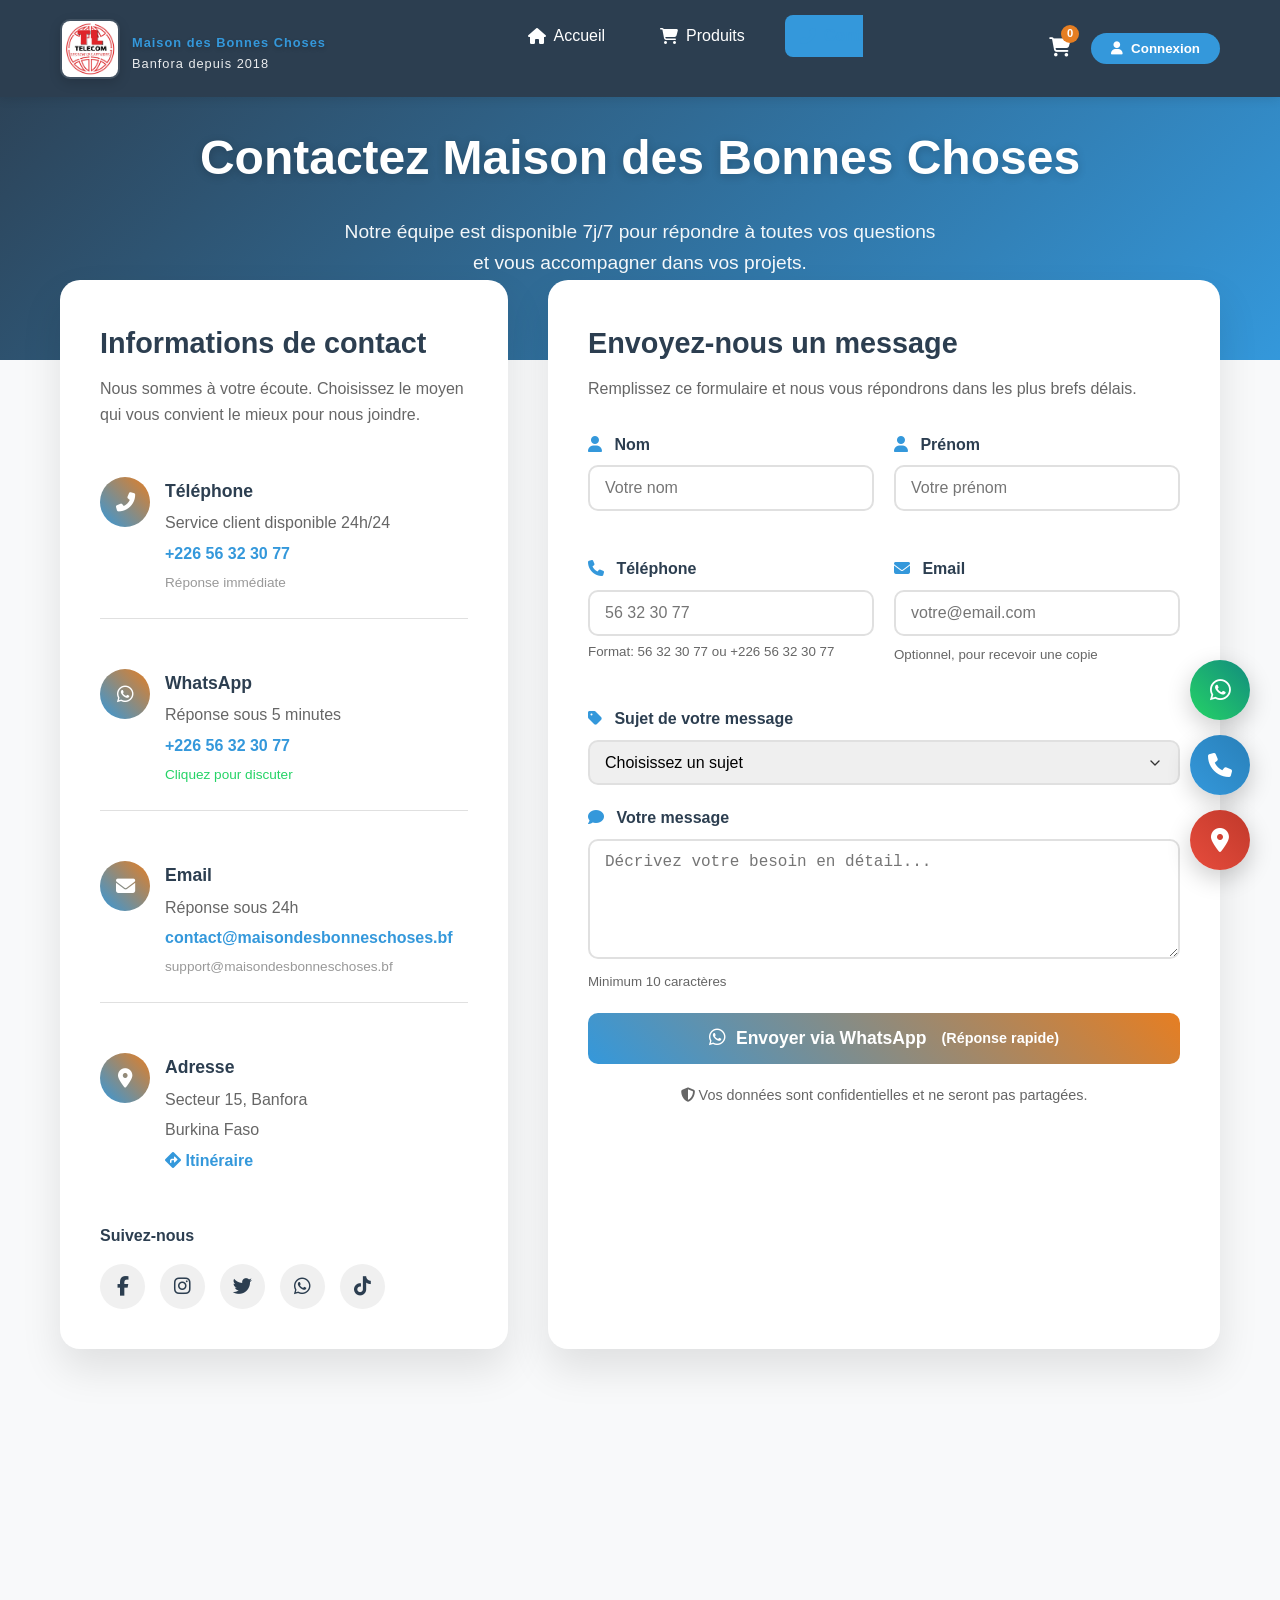
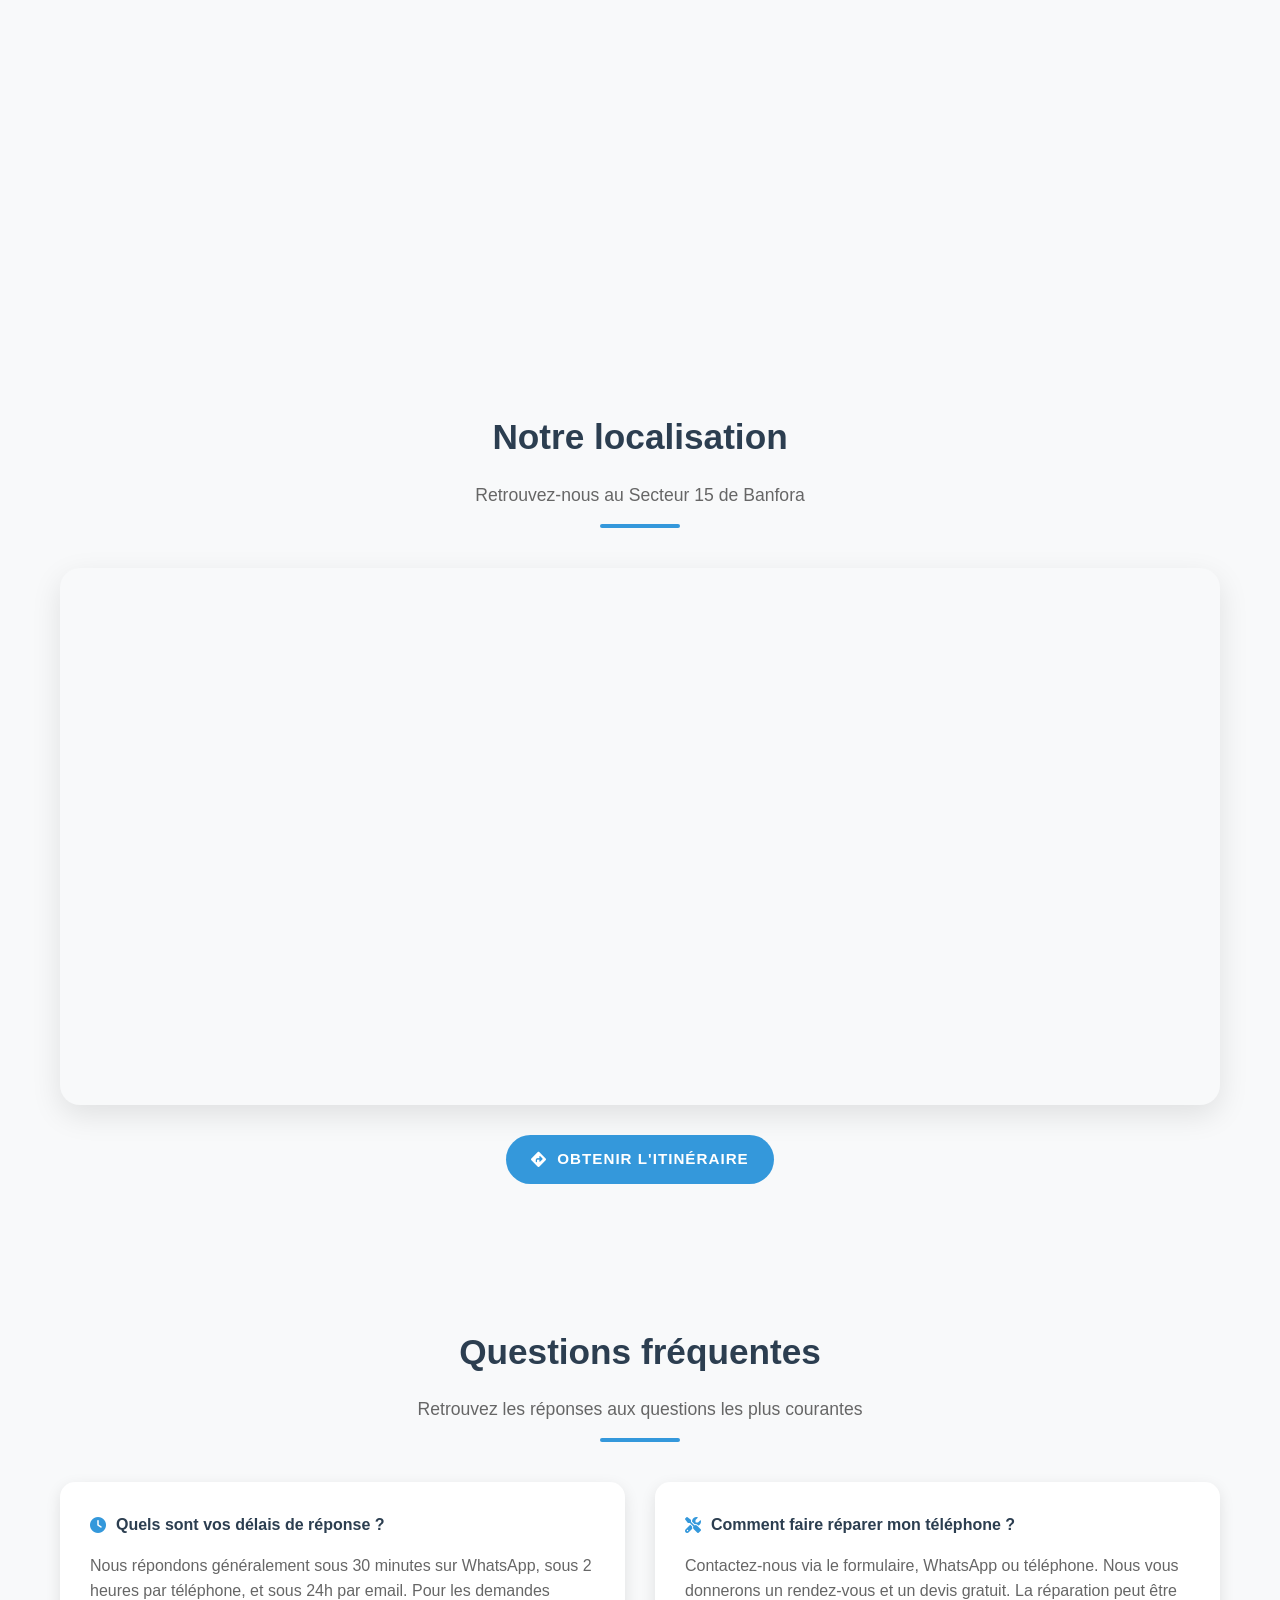
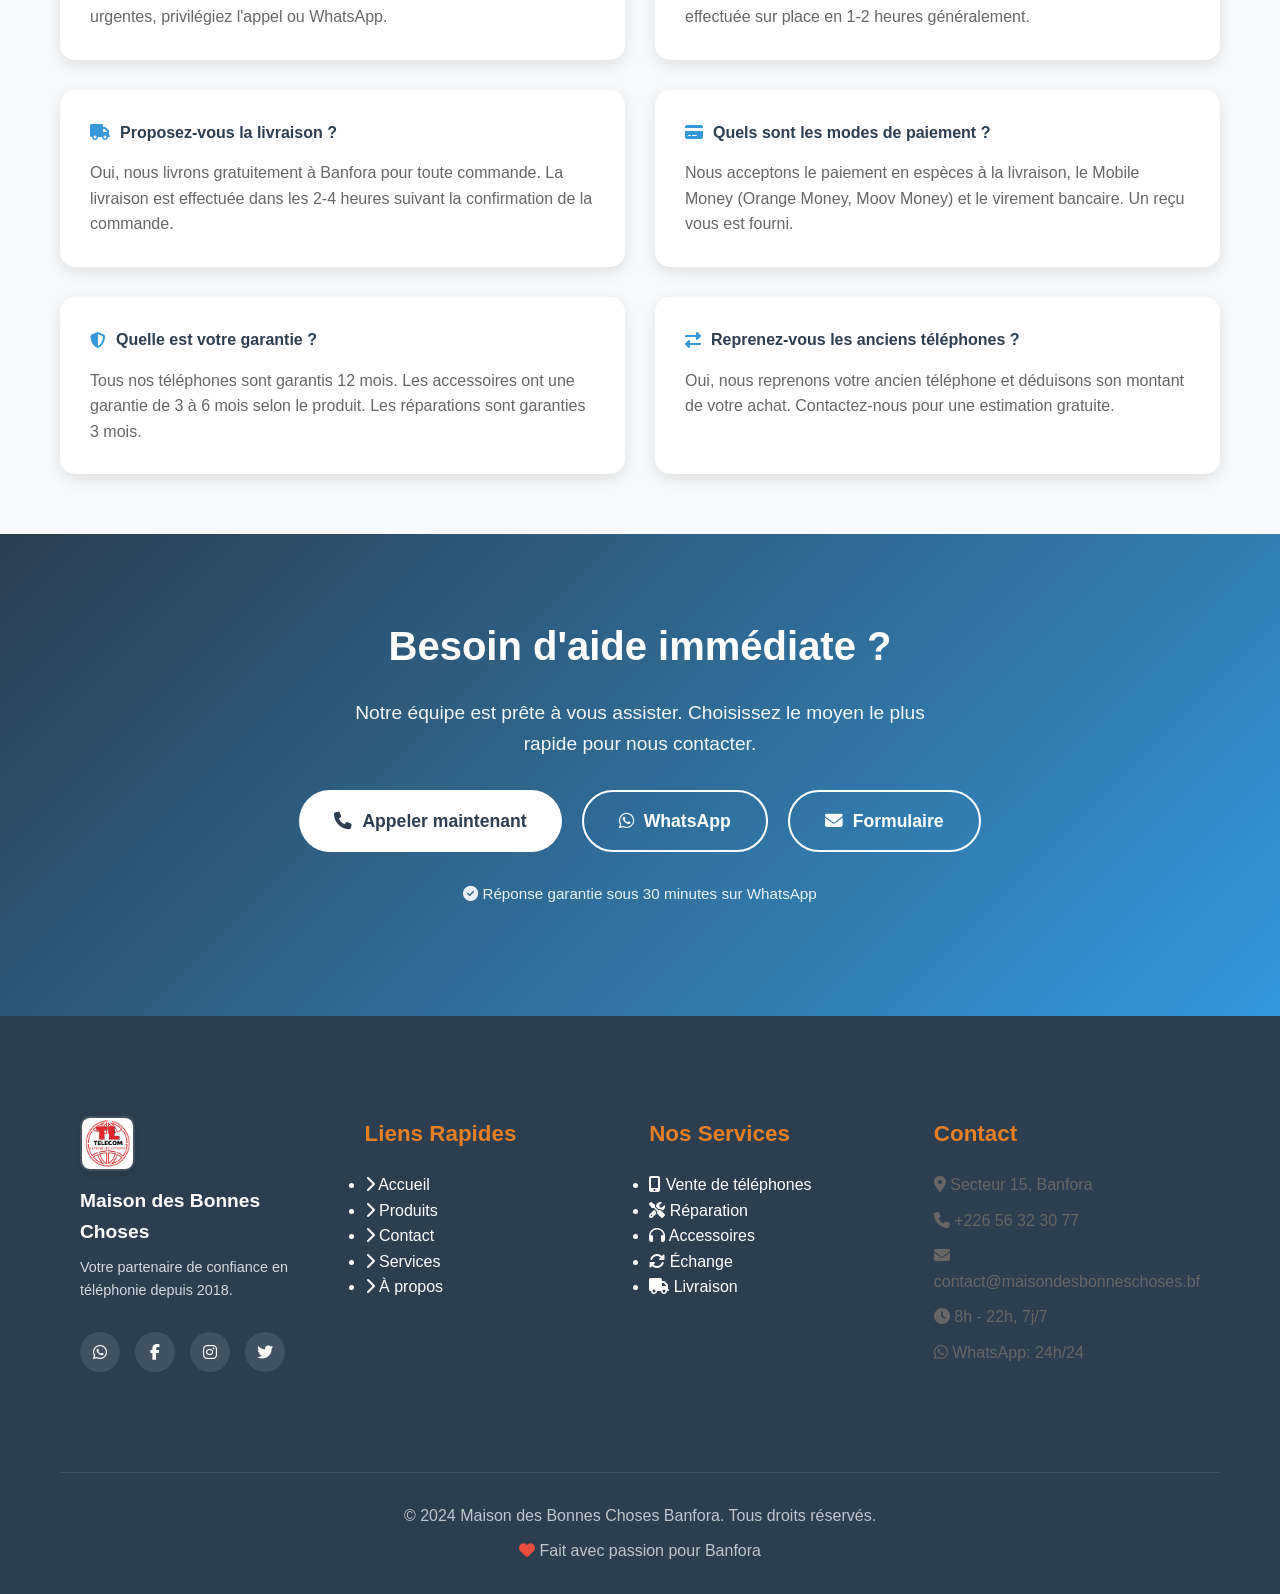
<file: contact.html>
<!DOCTYPE html>
<html lang="fr">
<head>
    <!-- Meta tags SEO -->
    <meta charset="UTF-8">
    <meta name="viewport" content="width=device-width, initial-scale=1.0">
    <title>Contact - Maison des Bonnes Choses Banfora | Réparation & Vente de Téléphones</title>
    <meta name="description" content="Contactez Maison des Bonnes Choses Banfora pour vos besoins en réparation et vente de téléphones. Secteur 15, Banfora. WhatsApp, téléphone, email.">
    
    <!-- Open Graph -->
    <meta property="og:title" content="Contactez Maison des Bonnes Choses Banfora">
    <meta property="og:description" content="Expert en téléphonie à Banfora depuis 2018. Réponse rapide sous 30 minutes.">
    <meta property="og:image" content="images/logo.jpg">
    <meta property="og:url" content="https://maisondesbonneschoses-banfora.com/contact.html">
    <meta property="og:type" content="website">
    
    <!-- Twitter Card -->
    <meta name="twitter:card" content="summary_large_image">
    <meta name="twitter:title" content="Contact Maison des Bonnes Choses Banfora">
    <meta name="twitter:description" content="Contactez notre équipe pour tous vos besoins en téléphonie">
    <meta name="twitter:image" content="images/logo.jpg">
    
    <!-- Styles -->
    <link rel="stylesheet" href="https://cdnjs.cloudflare.com/ajax/libs/font-awesome/6.4.0/css/all.min.css">
    <link rel="stylesheet" href="css/style.css">
    <link rel="stylesheet" href="css/components.css">
    <link rel="stylesheet" href="css/responsive.css">
    
    <!-- ===== LOGO - FAVICON ===== -->
    <link rel="icon" type="image/x-icon" href="images/logo.jpg">
    <link rel="shortcut icon" type="image/x-icon" href="images/logo.jpg">
    <link rel="apple-touch-icon" href="images/logo.jpg">
    
    <!-- PWA -->
    <meta name="theme-color" content="#2c3e50">
    <link rel="manifest" href="manifest.json">
    
    <style>
        /* ===== VARIABLES CSS ===== */
        :root {
            --primary-color: #2c3e50;
            --secondary-color: #3498db;
            --accent-color: #e67e22;
            --success-color: #27ae60;
            --danger-color: #e74c3c;
            --transition: all 0.3s ease;
            --shadow: 0 5px 15px rgba(0,0,0,0.1);
        }
        
        /* ===== STYLES DU LOGO - CORRIGÉ ET REDIMENSIONNÉ ===== */
        .logo-link {
            display: flex;
            align-items: center;
            gap: 12px;
            text-decoration: none;
            transition: transform 0.3s ease;
        }
        
        .logo-link:hover {
            transform: scale(1.02);
        }
        
        .logo-img {
            height: 60px; /* Taille optimale pour desktop */
            width: auto;
            border-radius: 10px;
            box-shadow: 0 4px 12px rgba(0,0,0,0.15);
            transition: all 0.3s ease;
            border: 2px solid rgba(255,255,255,0.1);
            object-fit: contain;
        }
        
        .logo-link:hover .logo-img {
            box-shadow: 0 6px 18px rgba(52,152,219,0.3);
            border-color: var(--secondary-color);
        }
        
        .logo-text {
            display: flex;
            flex-direction: column;
        }
        
        .logo-text h1 {
            font-size: 1.6rem;
            font-weight: 700;
            color: white;
            margin: 0;
            line-height: 1.2;
            text-shadow: 0 2px 4px rgba(0,0,0,0.2);
        }
        
        .logo-text h1 span {
            color: var(--secondary-color);
            font-weight: 800;
        }
        
        .logo-text span {
            font-size: 0.8rem;
            color: rgba(255,255,255,0.9);
            letter-spacing: 1px;
            font-weight: 400;
        }
        
        /* ===== STYLES DU LOGO DANS LE FOOTER ===== */
        .footer-logo {
            display: flex;
            flex-direction: column;
            align-items: flex-start;
            margin-bottom: 20px;
        }
        
        .footer-logo img {
            height: 55px; /* Taille adaptée pour le footer */
            width: auto;
            border-radius: 10px;
            margin-bottom: 15px;
            border: 2px solid rgba(255,255,255,0.1);
            box-shadow: 0 4px 12px rgba(0,0,0,0.1);
            object-fit: contain;
        }
        
        .footer-logo h3 {
            color: white;
            font-size: 1.2rem;
            margin-bottom: 8px;
        }
        
        .footer-logo p {
            color: rgba(255,255,255,0.8);
            font-size: 0.9rem;
        }
        
        /* ===== RESPONSIVE - REDIMENSIONNEMENT DU LOGO SUR MOBILE ===== */
        @media (max-width: 768px) {
            .logo-img {
                height: 45px; /* Plus petit sur mobile */
            }
            
            .logo-text h1 {
                font-size: 1.3rem;
            }
            
            .logo-text span {
                font-size: 0.7rem;
            }
            
            .footer-logo img {
                height: 45px;
            }
        }
        
        @media (max-width: 480px) {
            .logo-img {
                height: 40px; /* Encore plus petit sur très petit écran */
            }
            
            .logo-text h1 {
                font-size: 1.1rem;
            }
            
            .logo-text span {
                font-size: 0.65rem;
            }
            
            .footer-logo img {
                height: 40px;
            }
        }
        
        /* ===== STYLES SPÉCIFIQUES CONTACT ===== */
        .contact-hero {
            min-height: 40vh;
            background: linear-gradient(135deg, var(--primary-color), var(--secondary-color));
            padding: 120px 0 60px;
            position: relative;
            overflow: hidden;
        }
        
        .contact-hero::before {
            content: '';
            position: absolute;
            top: 0;
            left: 0;
            right: 0;
            bottom: 0;
            background: url('https://images.unsplash.com/photo-1563013544-824ae1b704d3?ixlib=rb-4.0.3&auto=format&fit=crop&w=1920&q=80');
            background-size: cover;
            background-position: center;
            opacity: 0.1;
            z-index: 0;
        }
        
        .contact-hero .container {
            position: relative;
            z-index: 1;
        }
        
        .contact-hero h1 {
            color: white;
            font-size: 3rem;
            margin-bottom: 20px;
            text-shadow: 0 2px 10px rgba(0,0,0,0.2);
        }
        
        .contact-hero p {
            color: rgba(255,255,255,0.95);
            font-size: 1.2rem;
            max-width: 600px;
            margin: 0 auto;
        }
        
        .contact-grid {
            display: grid;
            grid-template-columns: 1fr 1.5fr;
            gap: 40px;
            margin-top: -80px;
            position: relative;
            z-index: 10;
        }
        
        .contact-info-card {
            background: white;
            border-radius: 20px;
            padding: 40px;
            box-shadow: 0 20px 40px rgba(0,0,0,0.1);
            height: fit-content;
        }
        
        .contact-info-header {
            margin-bottom: 30px;
        }
        
        .contact-info-header h3 {
            color: var(--primary-color);
            font-size: 1.8rem;
            margin-bottom: 10px;
        }
        
        .contact-info-header p {
            color: #666;
            line-height: 1.6;
        }
        
        .contact-details {
            margin-bottom: 30px;
        }
        
        .contact-detail-item {
            display: flex;
            align-items: flex-start;
            gap: 15px;
            padding: 20px 0;
            border-bottom: 1px solid #e0e0e0;
        }
        
        .contact-detail-item:last-child {
            border-bottom: none;
        }
        
        .contact-detail-icon {
            width: 50px;
            height: 50px;
            background: linear-gradient(45deg, var(--secondary-color), var(--accent-color));
            border-radius: 50%;
            display: flex;
            align-items: center;
            justify-content: center;
            color: white;
            font-size: 1.2rem;
            flex-shrink: 0;
        }
        
        .contact-detail-content {
            flex: 1;
        }
        
        .contact-detail-content h4 {
            color: var(--primary-color);
            margin-bottom: 5px;
            font-size: 1.1rem;
        }
        
        .contact-detail-content p {
            color: #666;
            line-height: 1.6;
            margin-bottom: 5px;
        }
        
        .contact-detail-content a {
            color: var(--secondary-color);
            text-decoration: none;
            font-weight: 600;
            transition: var(--transition);
        }
        
        .contact-detail-content a:hover {
            color: var(--accent-color);
            text-decoration: underline;
        }
        
        .contact-social {
            margin-top: 30px;
        }
        
        .contact-social h4 {
            color: var(--primary-color);
            margin-bottom: 15px;
        }
        
        .social-buttons {
            display: flex;
            gap: 15px;
        }
        
        .social-button {
            width: 45px;
            height: 45px;
            border-radius: 50%;
            background: #f0f0f0;
            display: flex;
            align-items: center;
            justify-content: center;
            color: var(--primary-color);
            font-size: 1.2rem;
            transition: var(--transition);
            text-decoration: none;
        }
        
        .social-button:hover {
            background: var(--secondary-color);
            color: white;
            transform: translateY(-5px);
        }
        
        .contact-form-card {
            background: white;
            border-radius: 20px;
            padding: 40px;
            box-shadow: 0 20px 40px rgba(0,0,0,0.1);
        }
        
        .contact-form-header {
            margin-bottom: 30px;
        }
        
        .contact-form-header h3 {
            color: var(--primary-color);
            font-size: 1.8rem;
            margin-bottom: 10px;
        }
        
        .contact-form-header p {
            color: #666;
        }
        
        .form-row {
            display: grid;
            grid-template-columns: 1fr 1fr;
            gap: 20px;
            margin-bottom: 20px;
        }
        
        .form-group {
            margin-bottom: 20px;
        }
        
        .form-group label {
            display: block;
            margin-bottom: 8px;
            font-weight: 600;
            color: var(--primary-color);
        }
        
        .form-group label i {
            color: var(--secondary-color);
            margin-right: 8px;
        }
        
        .form-control {
            width: 100%;
            padding: 12px 15px;
            border: 2px solid #e0e0e0;
            border-radius: 10px;
            font-size: 1rem;
            transition: var(--transition);
        }
        
        .form-control:focus {
            border-color: var(--secondary-color);
            outline: none;
            box-shadow: 0 0 0 3px rgba(52, 152, 219, 0.1);
        }
        
        .form-control.error {
            border-color: var(--danger-color);
        }
        
        .error-message {
            color: var(--danger-color);
            font-size: 0.85rem;
            margin-top: 5px;
            display: block;
        }
        
        select.form-control {
            cursor: pointer;
            appearance: none;
            background-image: url("data:image/svg+xml,%3Csvg xmlns='http://www.w3.org/2000/svg' width='16' height='16' viewBox='0 0 24 24' fill='none' stroke='%23333' stroke-width='2' stroke-linecap='round' stroke-linejoin='round'%3E%3Cpolyline points='6 9 12 15 18 9'%3E%3C/polyline%3E%3C/svg%3E");
            background-repeat: no-repeat;
            background-position: right 15px center;
            padding-right: 45px;
        }
        
        textarea.form-control {
            resize: vertical;
            min-height: 120px;
        }
        
        .btn-submit {
            background: linear-gradient(45deg, var(--secondary-color), var(--accent-color));
            color: white;
            border: none;
            padding: 15px 30px;
            border-radius: 10px;
            font-size: 1.1rem;
            font-weight: 600;
            display: flex;
            align-items: center;
            justify-content: center;
            gap: 10px;
            width: 100%;
            cursor: pointer;
            transition: var(--transition);
        }
        
        .btn-submit:hover {
            transform: translateY(-3px);
            box-shadow: 0 10px 20px rgba(52, 152, 219, 0.3);
        }
        
        .btn-submit i {
            font-size: 1.2rem;
        }
        
        .btn-submit:disabled {
            opacity: 0.7;
            cursor: not-allowed;
        }
        
        .map-section {
            padding: 80px 0;
            background: #f8f9fa;
        }
        
        .map-container {
            border-radius: 20px;
            overflow: hidden;
            box-shadow: 0 10px 30px rgba(0,0,0,0.1);
        }
        
        .map-frame {
            width: 100%;
            height: 450px;
            border: none;
        }
        
        .hours-card {
            background: white;
            border-radius: 20px;
            padding: 30px;
            box-shadow: 0 10px 30px rgba(0,0,0,0.1);
        }
        
        .hours-header {
            display: flex;
            align-items: center;
            gap: 15px;
            margin-bottom: 25px;
        }
        
        .hours-header i {
            font-size: 2rem;
            color: var(--secondary-color);
        }
        
        .hours-header h3 {
            color: var(--primary-color);
            font-size: 1.5rem;
            margin: 0;
        }
        
        .hours-grid {
            display: grid;
            gap: 15px;
        }
        
        .hour-item {
            display: flex;
            justify-content: space-between;
            align-items: center;
            padding: 10px 0;
            border-bottom: 1px solid #e0e0e0;
        }
        
        .hour-item:last-child {
            border-bottom: none;
        }
        
        .hour-day {
            font-weight: 600;
            color: var(--primary-color);
        }
        
        .hour-time {
            color: #666;
        }
        
        .badge-urgent {
            background: #f8d7da;
            color: #721c24;
            padding: 2px 10px;
            border-radius: 15px;
            font-size: 0.8rem;
            font-weight: 600;
            margin-left: 10px;
        }
        
        .faq-section {
            padding: 60px 0;
        }
        
        .faq-grid {
            display: grid;
            grid-template-columns: repeat(2, 1fr);
            gap: 30px;
            margin-top: 40px;
        }
        
        .faq-item {
            background: white;
            padding: 30px;
            border-radius: 15px;
            box-shadow: var(--shadow);
            transition: var(--transition);
        }
        
        .faq-item:hover {
            transform: translateY(-5px);
            box-shadow: 0 15px 30px rgba(0,0,0,0.1);
        }
        
        .faq-item h4 {
            color: var(--primary-color);
            margin-bottom: 15px;
            display: flex;
            align-items: center;
            gap: 10px;
        }
        
        .faq-item h4 i {
            color: var(--secondary-color);
        }
        
        .faq-item p {
            color: #666;
            line-height: 1.6;
        }
        
        .cta-contact {
            background: linear-gradient(135deg, var(--primary-color), var(--secondary-color));
            padding: 80px 0;
            color: white;
            text-align: center;
        }
        
        .cta-contact h2 {
            font-size: 2.5rem;
            margin-bottom: 20px;
        }
        
        .cta-contact p {
            font-size: 1.2rem;
            margin-bottom: 30px;
            opacity: 0.95;
            max-width: 600px;
            margin-left: auto;
            margin-right: auto;
        }
        
        .cta-buttons {
            display: flex;
            gap: 20px;
            justify-content: center;
            flex-wrap: wrap;
        }
        
        .cta-button {
            padding: 15px 35px;
            border-radius: 50px;
            font-size: 1.1rem;
            font-weight: 600;
            text-decoration: none;
            transition: var(--transition);
            display: inline-flex;
            align-items: center;
            gap: 10px;
        }
        
        .cta-button.primary {
            background: white;
            color: var(--primary-color);
        }
        
        .cta-button.secondary {
            background: transparent;
            color: white;
            border: 2px solid white;
        }
        
        .cta-button:hover {
            transform: translateY(-3px);
            box-shadow: 0 10px 25px rgba(0,0,0,0.2);
        }
        
        .floating-buttons {
            position: fixed;
            bottom: 30px;
            right: 30px;
            display: flex;
            flex-direction: column;
            gap: 15px;
            z-index: 1000;
        }
        
        .floating-btn {
            width: 60px;
            height: 60px;
            border-radius: 50%;
            display: flex;
            align-items: center;
            justify-content: center;
            color: white;
            text-decoration: none;
            box-shadow: 0 8px 25px rgba(0, 0, 0, 0.2);
            transition: var(--transition);
            position: relative;
            animation: float 3s ease-in-out infinite;
        }
        
        .floating-btn.whatsapp {
            background: linear-gradient(45deg, #25D366, #128C7E);
        }
        
        .floating-btn.phone {
            background: linear-gradient(45deg, #3498db, #2980b9);
        }
        
        .floating-btn.map {
            background: linear-gradient(45deg, #e74c3c, #c0392b);
        }
        
        .floating-btn:hover {
            transform: scale(1.1);
            box-shadow: 0 12px 30px rgba(0, 0, 0, 0.3);
        }
        
        .floating-btn-tooltip {
            position: absolute;
            right: 70px;
            background: var(--primary-color);
            color: white;
            padding: 8px 15px;
            border-radius: 5px;
            white-space: nowrap;
            opacity: 0;
            transition: opacity 0.3s ease;
            pointer-events: none;
            font-size: 0.9rem;
        }
        
        .floating-btn-tooltip::after {
            content: '';
            position: absolute;
            top: 50%;
            right: -5px;
            transform: translateY(-50%);
            border-width: 5px;
            border-style: solid;
            border-color: transparent transparent transparent var(--primary-color);
        }
        
        .floating-btn:hover .floating-btn-tooltip {
            opacity: 1;
        }
        
        @keyframes float {
            0%, 100% { transform: translateY(0); }
            50% { transform: translateY(-10px); }
        }
        
        .notification {
            position: fixed;
            top: 20px;
            right: 20px;
            background: var(--success-color);
            color: white;
            padding: 15px 25px;
            border-radius: 10px;
            box-shadow: var(--shadow);
            z-index: 10000;
            transform: translateX(150%);
            opacity: 0;
            transition: transform 0.3s ease, opacity 0.3s ease;
            display: flex;
            align-items: center;
            gap: 10px;
            max-width: 300px;
        }
        
        .notification.show {
            transform: translateX(0);
            opacity: 1;
        }
        
        .notification.error {
            background: var(--danger-color);
        }
        
        .notification.warning {
            background: var(--accent-color);
        }
        
        .notification.info {
            background: var(--secondary-color);
        }
        
        /* Header styles */
        header {
            background: var(--primary-color);
            padding: 15px 0;
            position: fixed;
            top: 0;
            left: 0;
            width: 100%;
            z-index: 1000;
            box-shadow: 0 2px 10px rgba(0,0,0,0.1);
        }
        
        .header-content {
            display: flex;
            align-items: center;
            justify-content: space-between;
        }
        
        .nav-container ul {
            display: flex;
            list-style: none;
            margin: 0;
            padding: 0;
            gap: 25px;
        }
        
        .nav-link {
            color: white;
            text-decoration: none;
            font-weight: 500;
            transition: color 0.3s ease;
            display: flex;
            align-items: center;
            gap: 8px;
        }
        
        .nav-link:hover {
            color: var(--secondary-color);
        }
        
        .nav-link.active {
            color: var(--secondary-color);
            font-weight: 600;
        }
        
        .header-actions {
            display: flex;
            align-items: center;
            gap: 20px;
        }
        
        .cart-icon {
            position: relative;
            color: white;
            font-size: 1.2rem;
            cursor: pointer;
        }
        
        .cart-count {
            position: absolute;
            top: -8px;
            right: -8px;
            background: var(--accent-color);
            color: white;
            border-radius: 50%;
            width: 18px;
            height: 18px;
            display: flex;
            align-items: center;
            justify-content: center;
            font-size: 0.7rem;
            font-weight: 600;
        }
        
        .auth-btn {
            background: var(--secondary-color);
            color: white;
            border: none;
            padding: 8px 20px;
            border-radius: 25px;
            font-weight: 600;
            display: flex;
            align-items: center;
            gap: 8px;
            cursor: pointer;
            transition: var(--transition);
        }
        
        .auth-btn:hover {
            background: #2980b9;
            transform: translateY(-2px);
        }
        
        .mobile-menu-btn {
            display: none;
            background: none;
            border: none;
            color: white;
            font-size: 1.5rem;
            cursor: pointer;
        }
        
        @media (max-width: 992px) {
            .contact-grid {
                grid-template-columns: 1fr;
                margin-top: -50px;
            }
            
            .faq-grid {
                grid-template-columns: 1fr;
            }
        }
        
        @media (max-width: 768px) {
            .contact-hero h1 {
                font-size: 2.2rem;
            }
            
            .form-row {
                grid-template-columns: 1fr;
            }
            
            .contact-info-card,
            .contact-form-card {
                padding: 25px;
            }
            
            .cta-contact h2 {
                font-size: 1.8rem;
            }
            
            .floating-buttons {
                bottom: 20px;
                right: 20px;
            }
            
            .floating-btn {
                width: 50px;
                height: 50px;
            }
            
            .nav-container {
                position: fixed;
                top: 0;
                left: -100%;
                width: 80%;
                max-width: 300px;
                height: 100vh;
                background: white;
                padding: 80px 20px 20px;
                transition: left 0.3s ease;
                z-index: 1001;
            }
            
            .nav-container.active {
                left: 0;
            }
            
            .nav-container ul {
                flex-direction: column;
                gap: 15px;
            }
            
            .nav-link {
                color: var(--primary-color);
            }
            
            .mobile-menu-btn {
                display: block;
            }
            
            .mobile-menu-overlay {
                display: none;
                position: fixed;
                top: 0;
                left: 0;
                width: 100%;
                height: 100%;
                background: rgba(0,0,0,0.5);
                z-index: 1000;
            }
            
            .mobile-menu-overlay.active {
                display: block;
            }
        }
        
        @media (max-width: 480px) {
            .contact-hero h1 {
                font-size: 1.8rem;
            }
            
            .contact-detail-item {
                flex-direction: column;
                align-items: flex-start;
                gap: 10px;
            }
            
            .contact-detail-icon {
                width: 40px;
                height: 40px;
                font-size: 1rem;
            }
            
            .social-buttons {
                justify-content: center;
            }
            
            .header-actions {
                gap: 15px;
            }
            
            .auth-btn span {
                display: none;
            }
            
            .auth-btn i {
                margin: 0;
            }
        }
        
        .loading-screen {
            position: fixed;
            top: 0;
            left: 0;
            width: 100%;
            height: 100%;
            background: var(--primary-color);
            display: flex;
            flex-direction: column;
            align-items: center;
            justify-content: center;
            z-index: 9999;
            transition: opacity 0.5s ease;
        }
        
        .loading-screen.hidden {
            opacity: 0;
            pointer-events: none;
        }
        
        .loader {
            border: 4px solid rgba(255,255,255,0.3);
            border-top: 4px solid var(--secondary-color);
            border-radius: 50%;
            width: 50px;
            height: 50px;
            animation: spin 1s linear infinite;
            margin-bottom: 20px;
        }
        
        @keyframes spin {
            0% { transform: rotate(0deg); }
            100% { transform: rotate(360deg); }
        }
        
        .text-center {
            text-align: center;
        }
        
        .section {
            padding: 60px 0;
        }
        
        .section-title {
            text-align: center;
            margin-bottom: 40px;
        }
        
        .section-title h2 {
            color: var(--primary-color);
            font-size: 2.2rem;
            margin-bottom: 15px;
        }
        
        .section-title p {
            color: #666;
            font-size: 1.1rem;
            max-width: 600px;
            margin: 0 auto;
        }
        
        .container {
            max-width: 1200px;
            margin: 0 auto;
            padding: 0 20px;
        }
        
        .btn {
            padding: 12px 25px;
            border-radius: 25px;
            font-weight: 600;
            text-decoration: none;
            transition: var(--transition);
        }
        
        .btn-primary {
            background: var(--secondary-color);
            color: white;
        }
        
        .btn-primary:hover {
            background: #2980b9;
            transform: translateY(-2px);
            box-shadow: 0 5px 15px rgba(52,152,219,0.3);
        }
    </style>
</head>
<body>
    <!-- Loading Screen -->
    <div class="loading-screen" id="loadingScreen">
        <div class="loader"></div>
        <h2 style="color: white;">Chargement de la page contact...</h2>
    </div>

    <!-- Header -->
    <header>
        <div class="container">
            <div class="header-content">
                <!-- ===== LOGO CORRIGÉ ET REDIMENSIONNÉ ===== -->
                <a href="index.html" class="logo-link">
                    <img src="images/logo.jpg" alt="Maison des Bonnes Choses Banfora" class="logo-img">
                    <div class="logo-text">
                        <h1><span>Maison des Bonnes Choses</span></h1>
                        <span>Banfora depuis 2018</span>
                    </div>
                </a>

                <!-- Navigation -->
                <nav class="nav-container" id="navContainer">
                    <ul class="nav-menu">
                        <li class="nav-item">
                            <a href="index.html" class="nav-link">
                                <i class="fas fa-home"></i> Accueil
                            </a>
                        </li>
                        <li class="nav-item">
                            <a href="produits.html" class="nav-link">
                                <i class="fas fa-shopping-cart"></i> Produits
                            </a>
                        </li>
                        <li class="nav-item">
                            <a href="contact.html" class="nav-link active">
                                <i class="fas fa-phone-alt"></i> Contact
                            </a>
                        </li>
                        <li class="nav-item">
                            <a href="index.html#services" class="nav-link">
                                <i class="fas fa-tools"></i> Services
                            </a>
                        </li>
                        <li class="nav-item">
                            <a href="index.html#about" class="nav-link">
                                <i class="fas fa-info-circle"></i> À propos
                            </a>
                        </li>
                    </ul>
                </nav>

                <!-- Actions -->
                <div class="header-actions">
                    <!-- Panier -->
                    <div class="cart-icon" id="cartIcon">
                        <i class="fas fa-shopping-cart"></i>
                        <span class="cart-count" id="cartCount">0</span>
                    </div>

                    <!-- Authentification -->
                    <button class="auth-btn" id="authButton">
                        <i class="fas fa-user"></i> <span>Connexion</span>
                    </button>

                    <!-- Menu mobile -->
                    <button class="mobile-menu-btn" id="mobileMenuBtn">
                        <i class="fas fa-bars"></i>
                    </button>
                </div>
            </div>
        </div>
    </header>

    <!-- Overlay mobile menu -->
    <div class="mobile-menu-overlay" id="mobileMenuOverlay"></div>

    <!-- Hero Section -->
    <section class="contact-hero">
        <div class="container text-center">
            <h1>Contactez Maison des Bonnes Choses</h1>
            <p>Notre équipe est disponible 7j/7 pour répondre à toutes vos questions et vous accompagner dans vos projets.</p>
        </div>
    </section>

    <!-- Main Content -->
    <main>
        <div class="container">
            <!-- Contact Grid: Infos + Formulaire -->
            <div class="contact-grid">
                <!-- Contact Information Card -->
                <div class="contact-info-card fade-in">
                    <div class="contact-info-header">
                        <h3>Informations de contact</h3>
                        <p>Nous sommes à votre écoute. Choisissez le moyen qui vous convient le mieux pour nous joindre.</p>
                    </div>
                    
                    <div class="contact-details">
                        <!-- Téléphone -->
                        <div class="contact-detail-item">
                            <div class="contact-detail-icon">
                                <i class="fas fa-phone-alt"></i>
                            </div>
                            <div class="contact-detail-content">
                                <h4>Téléphone</h4>
                                <p>Service client disponible 24h/24</p>
                                <a href="tel:+22656323077">+226 56 32 30 77</a>
                                <p style="font-size: 0.85rem; color: #999; margin-top: 5px;">Réponse immédiate</p>
                            </div>
                        </div>
                        
                        <!-- WhatsApp -->
                        <div class="contact-detail-item">
                            <div class="contact-detail-icon">
                                <i class="fab fa-whatsapp"></i>
                            </div>
                            <div class="contact-detail-content">
                                <h4>WhatsApp</h4>
                                <p>Réponse sous 5 minutes</p>
                                <a href="https://wa.me/22656323077" target="_blank">+226 56 32 30 77</a>
                                <p style="font-size: 0.85rem; color: #25D366; margin-top: 5px;">Cliquez pour discuter</p>
                            </div>
                        </div>
                        
                        <!-- Email -->
                        <div class="contact-detail-item">
                            <div class="contact-detail-icon">
                                <i class="fas fa-envelope"></i>
                            </div>
                            <div class="contact-detail-content">
                                <h4>Email</h4>
                                <p>Réponse sous 24h</p>
                                <a href="mailto:contact@maisondesbonneschoses.bf">contact@maisondesbonneschoses.bf</a>
                                <p style="font-size: 0.85rem; color: #999; margin-top: 5px;">support@maisondesbonneschoses.bf</p>
                            </div>
                        </div>
                        
                        <!-- Adresse -->
                        <div class="contact-detail-item">
                            <div class="contact-detail-icon">
                                <i class="fas fa-map-marker-alt"></i>
                            </div>
                            <div class="contact-detail-content">
                                <h4>Adresse</h4>
                                <p>Secteur 15, Banfora</p>
                                <p style="color: #666;">Burkina Faso</p>
                                <a href="https://www.google.com/maps/search/?api=1&query=Secteur+15+Banfora+Burkina+Faso" target="_blank">
                                    <i class="fas fa-directions"></i> Itinéraire
                                </a>
                            </div>
                        </div>
                    </div>
                    
                    <!-- Social Media -->
                    <div class="contact-social">
                        <h4>Suivez-nous</h4>
                        <div class="social-buttons">
                            <a href="#" class="social-button" title="Facebook">
                                <i class="fab fa-facebook-f"></i>
                            </a>
                            <a href="#" class="social-button" title="Instagram">
                                <i class="fab fa-instagram"></i>
                            </a>
                            <a href="#" class="social-button" title="Twitter">
                                <i class="fab fa-twitter"></i>
                            </a>
                            <a href="https://wa.me/22656323077" class="social-button" title="WhatsApp" target="_blank">
                                <i class="fab fa-whatsapp"></i>
                            </a>
                            <a href="#" class="social-button" title="TikTok">
                                <i class="fab fa-tiktok"></i>
                            </a>
                        </div>
                    </div>
                </div>
                
                <!-- Contact Form Card -->
                <div class="contact-form-card fade-in">
                    <div class="contact-form-header">
                        <h3>Envoyez-nous un message</h3>
                        <p>Remplissez ce formulaire et nous vous répondrons dans les plus brefs délais.</p>
                    </div>
                    
                    <form id="contactForm">
                        <!-- Nom & Prénom -->
                        <div class="form-row">
                            <div class="form-group">
                                <label for="nom">
                                    <i class="fas fa-user"></i> Nom
                                </label>
                                <input type="text" id="nom" name="nom" class="form-control" placeholder="Votre nom" required>
                                <span class="error-message" id="nomError"></span>
                            </div>
                            <div class="form-group">
                                <label for="prenom">
                                    <i class="fas fa-user"></i> Prénom
                                </label>
                                <input type="text" id="prenom" name="prenom" class="form-control" placeholder="Votre prénom" required>
                                <span class="error-message" id="prenomError"></span>
                            </div>
                        </div>
                        
                        <!-- Téléphone & Email -->
                        <div class="form-row">
                            <div class="form-group">
                                <label for="telephone">
                                    <i class="fas fa-phone"></i> Téléphone
                                </label>
                                <input type="tel" id="telephone" name="telephone" class="form-control" placeholder="56 32 30 77" required>
                                <span class="error-message" id="telephoneError"></span>
                                <small style="color: #666; display: block; margin-top: 5px;">Format: 56 32 30 77 ou +226 56 32 30 77</small>
                            </div>
                            <div class="form-group">
                                <label for="email">
                                    <i class="fas fa-envelope"></i> Email
                                </label>
                                <input type="email" id="email" name="email" class="form-control" placeholder="votre@email.com">
                                <span class="error-message" id="emailError"></span>
                                <small style="color: #666;">Optionnel, pour recevoir une copie</small>
                            </div>
                        </div>
                        
                        <!-- Sujet -->
                        <div class="form-group">
                            <label for="sujet">
                                <i class="fas fa-tag"></i> Sujet de votre message
                            </label>
                            <select id="sujet" name="sujet" class="form-control" required>
                                <option value="" disabled selected>Choisissez un sujet</option>
                                <option value="reparation">📱 Demande de réparation</option>
                                <option value="achat">🛒 Demande d'achat</option>
                                <option value="devis">📄 Demande de devis</option>
                                <option value="information">ℹ️ Demande d'information</option>
                                <option value="reclamation">⚠️ Réclamation</option>
                                <option value="partenariat">🤝 Proposition de partenariat</option>
                                <option value="autre">❓ Autre</option>
                            </select>
                            <span class="error-message" id="sujetError"></span>
                        </div>
                        
                        <!-- Message -->
                        <div class="form-group">
                            <label for="message">
                                <i class="fas fa-comment"></i> Votre message
                            </label>
                            <textarea id="message" name="message" class="form-control" placeholder="Décrivez votre besoin en détail..." required></textarea>
                            <span class="error-message" id="messageError"></span>
                            <small style="color: #666; display: block; margin-top: 5px;">Minimum 10 caractères</small>
                        </div>
                        
                        <!-- Bouton d'envoi -->
                        <button type="submit" class="btn-submit" id="submitBtn">
                            <i class="fab fa-whatsapp"></i> Envoyer via WhatsApp
                            <span style="font-size: 0.9rem; margin-left: 5px;">(Réponse rapide)</span>
                        </button>
                        
                        <p style="text-align: center; margin-top: 20px; color: #666; font-size: 0.9rem;">
                            <i class="fas fa-shield-alt"></i> 
                            Vos données sont confidentielles et ne seront pas partagées.
                        </p>
                    </form>
                </div>
            </div>
        </div>
        
        <!-- Horaires d'ouverture -->
        <section class="section" style="background: white; margin-top: 40px;">
            <div class="container">
                <div class="hours-card">
                    <div class="hours-header">
                        <i class="fas fa-clock"></i>
                        <h3>Horaires d'ouverture</h3>
                        <span class="badge-urgent">Service express disponible</span>
                    </div>
                    
                    <div class="hours-grid">
                        <div class="hour-item">
                            <span class="hour-day">Lundi - Vendredi</span>
                            <span class="hour-time">08h00 - 22h00</span>
                        </div>
                        <div class="hour-item">
                            <span class="hour-day">Samedi</span>
                            <span class="hour-time">09h00 - 20h00</span>
                        </div>
                        <div class="hour-item">
                            <span class="hour-day">Dimanche & Jours fériés</span>
                            <span class="hour-time">15h00 - 19h00</span>
                            <span class="badge-urgent">Urgences uniquement</span>
                        </div>
                        <div class="hour-item">
                            <span class="hour-day">Service réparation express</span>
                            <span class="hour-time">24h/24 sur RDV</span>
                        </div>
                    </div>
                    
                    <p style="margin-top: 20px; padding-top: 20px; border-top: 1px solid #e0e0e0; color: #666;">
                        <i class="fas fa-info-circle"></i> 
                        Notre équipe est joignable par WhatsApp même en dehors des heures d'ouverture pour les urgences.
                    </p>
                </div>
            </div>
        </section>
        
        <!-- Localisation -->
        <section class="map-section">
            <div class="container">
                <div class="section-title text-center">
                    <h2>Notre localisation</h2>
                    <p>Retrouvez-nous au Secteur 15 de Banfora</p>
                </div>
                
                <div class="map-container">
                    <iframe 
                        class="map-frame"
                        src="https://www.google.com/maps/embed?pb=!1m18!1m12!1m3!1d3961.269622402116!2d-4.764409!3d10.630278!2m3!1f0!2f0!3f0!3m2!1i1024!2i768!4f13.1!3m3!1m2!1s0x0%3A0x0!2zMTDCsDM3JzQ5LjAiTiA0wrA0NSc1MS44Ilc!5e0!3m2!1sfr!2sbf!4v1645567890123!5m2!1sfr!2sbf"
                        allowfullscreen=""
                        loading="lazy"
                        referrerpolicy="no-referrer-when-downgrade"
                        title="Carte de localisation de Maison des Bonnes Choses Banfora">
                    </iframe>
                </div>
                
                <div style="display: flex; justify-content: center; margin-top: 30px;">
                    <a href="https://www.google.com/maps/search/?api=1&query=Secteur+15+Banfora+Burkina+Faso" 
                       class="btn btn-primary" 
                       target="_blank"
                       style="display: inline-flex; align-items: center; gap: 10px;">
                        <i class="fas fa-directions"></i>
                        Obtenir l'itinéraire
                    </a>
                </div>
            </div>
        </section>
        
        <!-- FAQ -->
        <section class="faq-section">
            <div class="container">
                <div class="section-title text-center">
                    <h2>Questions fréquentes</h2>
                    <p>Retrouvez les réponses aux questions les plus courantes</p>
                </div>
                
                <div class="faq-grid">
                    <div class="faq-item">
                        <h4><i class="fas fa-clock"></i> Quels sont vos délais de réponse ?</h4>
                        <p>Nous répondons généralement sous 30 minutes sur WhatsApp, sous 2 heures par téléphone, et sous 24h par email. Pour les demandes urgentes, privilégiez l'appel ou WhatsApp.</p>
                    </div>
                    
                    <div class="faq-item">
                        <h4><i class="fas fa-tools"></i> Comment faire réparer mon téléphone ?</h4>
                        <p>Contactez-nous via le formulaire, WhatsApp ou téléphone. Nous vous donnerons un rendez-vous et un devis gratuit. La réparation peut être effectuée sur place en 1-2 heures généralement.</p>
                    </div>
                    
                    <div class="faq-item">
                        <h4><i class="fas fa-truck"></i> Proposez-vous la livraison ?</h4>
                        <p>Oui, nous livrons gratuitement à Banfora pour toute commande. La livraison est effectuée dans les 2-4 heures suivant la confirmation de la commande.</p>
                    </div>
                    
                    <div class="faq-item">
                        <h4><i class="fas fa-credit-card"></i> Quels sont les modes de paiement ?</h4>
                        <p>Nous acceptons le paiement en espèces à la livraison, le Mobile Money (Orange Money, Moov Money) et le virement bancaire. Un reçu vous est fourni.</p>
                    </div>
                    
                    <div class="faq-item">
                        <h4><i class="fas fa-shield-alt"></i> Quelle est votre garantie ?</h4>
                        <p>Tous nos téléphones sont garantis 12 mois. Les accessoires ont une garantie de 3 à 6 mois selon le produit. Les réparations sont garanties 3 mois.</p>
                    </div>
                    
                    <div class="faq-item">
                        <h4><i class="fas fa-exchange-alt"></i> Reprenez-vous les anciens téléphones ?</h4>
                        <p>Oui, nous reprenons votre ancien téléphone et déduisons son montant de votre achat. Contactez-nous pour une estimation gratuite.</p>
                    </div>
                </div>
            </div>
        </section>
        
        <!-- Call to Action -->
        <section class="cta-contact">
            <div class="container">
                <h2>Besoin d'aide immédiate ?</h2>
                <p>Notre équipe est prête à vous assister. Choisissez le moyen le plus rapide pour nous contacter.</p>
                
                <div class="cta-buttons">
                    <a href="tel:+22656323077" class="cta-button primary">
                        <i class="fas fa-phone"></i>
                        Appeler maintenant
                    </a>
                    <a href="https://wa.me/22656323077" class="cta-button secondary" target="_blank">
                        <i class="fab fa-whatsapp"></i>
                        WhatsApp
                    </a>
                    <a href="#contactForm" class="cta-button secondary" onclick="scrollToForm()">
                        <i class="fas fa-envelope"></i>
                        Formulaire
                    </a>
                </div>
                
                <p style="margin-top: 30px; font-size: 0.95rem; opacity: 0.9;">
                    <i class="fas fa-check-circle"></i> 
                    Réponse garantie sous 30 minutes sur WhatsApp
                </p>
            </div>
        </section>
    </main>

    <!-- Footer -->
    <footer>
        <div class="container">
            <div class="footer-content">
                <!-- Section Logo - CORRIGÉ ET REDIMENSIONNÉ -->
                <div class="footer-section">
                    <div class="footer-logo">
                        <img src="images/logo.jpg" alt="Maison des Bonnes Choses Banfora">
                        <h3>Maison des Bonnes Choses</h3>
                        <p>Votre partenaire de confiance en téléphonie depuis 2018.</p>
                        <div class="social-links">
                            <a href="https://wa.me/22656323077" target="_blank" title="WhatsApp">
                                <i class="fab fa-whatsapp"></i>
                            </a>
                            <a href="#" title="Facebook">
                                <i class="fab fa-facebook-f"></i>
                            </a>
                            <a href="#" title="Instagram">
                                <i class="fab fa-instagram"></i>
                            </a>
                            <a href="#" title="Twitter">
                                <i class="fab fa-twitter"></i>
                            </a>
                        </div>
                    </div>
                </div>

                <!-- Liens rapides -->
                <div class="footer-section">
                    <h3>Liens Rapides</h3>
                    <ul class="footer-links">
                        <li><a href="index.html"><i class="fas fa-chevron-right"></i> Accueil</a></li>
                        <li><a href="produits.html"><i class="fas fa-chevron-right"></i> Produits</a></li>
                        <li><a href="contact.html"><i class="fas fa-chevron-right"></i> Contact</a></li>
                        <li><a href="index.html#services"><i class="fas fa-chevron-right"></i> Services</a></li>
                        <li><a href="index.html#about"><i class="fas fa-chevron-right"></i> À propos</a></li>
                    </ul>
                </div>

                <!-- Services -->
                <div class="footer-section">
                    <h3>Nos Services</h3>
                    <ul class="footer-links">
                        <li><a href="produits.html"><i class="fas fa-mobile-alt"></i> Vente de téléphones</a></li>
                        <li><a href="index.html#services"><i class="fas fa-tools"></i> Réparation</a></li>
                        <li><a href="produits.html"><i class="fas fa-headphones"></i> Accessoires</a></li>
                        <li><a href="contact.html"><i class="fas fa-sync-alt"></i> Échange</a></li>
                        <li><a href="contact.html"><i class="fas fa-truck"></i> Livraison</a></li>
                    </ul>
                </div>

                <!-- Contact info -->
                <div class="footer-section">
                    <h3>Contact</h3>
                    <div class="contact-info">
                        <p><i class="fas fa-map-marker-alt"></i> Secteur 15, Banfora</p>
                        <p><i class="fas fa-phone"></i> +226 56 32 30 77</p>
                        <p><i class="fas fa-envelope"></i> contact@maisondesbonneschoses.bf</p>
                        <p><i class="fas fa-clock"></i> 8h - 22h, 7j/7</p>
                        <p><i class="fab fa-whatsapp"></i> WhatsApp: 24h/24</p>
                    </div>
                </div>
            </div>

            <!-- Copyright -->
            <div class="copyright">
                <p>&copy; 2024 Maison des Bonnes Choses Banfora. Tous droits réservés.</p>
                <p style="margin-top: 10px;">
                    <i class="fas fa-heart" style="color: #e74c3c;"></i> 
                    Fait avec passion pour Banfora
                </p>
            </div>
        </div>
    </footer>

    <!-- Floating Buttons -->
    <div class="floating-buttons">
        <a href="https://wa.me/22656323077" class="floating-btn whatsapp" target="_blank">
            <i class="fab fa-whatsapp"></i>
            <span class="floating-btn-tooltip">WhatsApp 24h/24</span>
        </a>
        <a href="tel:+22656323077" class="floating-btn phone">
            <i class="fas fa-phone"></i>
            <span class="floating-btn-tooltip">Appeler maintenant</span>
        </a>
        <a href="https://www.google.com/maps/search/?api=1&query=Secteur+15+Banfora+Burkina+Faso" 
           class="floating-btn map" target="_blank">
            <i class="fas fa-map-marker-alt"></i>
            <span class="floating-btn-tooltip">Localisation</span>
        </a>
    </div>

    <!-- Scripts -->
    <script>
        // ===== GESTIONNAIRE DE CONTACT =====
        class ContactManager {
            constructor() {
                this.init();
            }
            
            init() {
                // Initialiser le formulaire
                this.initContactForm();
                
                // Masquer l'écran de chargement
                setTimeout(() => {
                    const loadingScreen = document.getElementById('loadingScreen');
                    if (loadingScreen) {
                        loadingScreen.classList.add('hidden');
                    }
                }, 800);
                
                // Initialiser le menu mobile
                this.initMobileMenu();
                
                // Initialiser le panier et l'auth
                this.initCartAndAuth();
                
                // Initialiser le scroll vers formulaire
                this.initScrollToForm();
            }
            
            initContactForm() {
                const form = document.getElementById('contactForm');
                if (!form) return;
                
                form.addEventListener('submit', (e) => {
                    e.preventDefault();
                    
                    // Réinitialiser les erreurs
                    this.clearErrors();
                    
                    // Récupérer les valeurs
                    const nom = document.getElementById('nom').value.trim();
                    const prenom = document.getElementById('prenom').value.trim();
                    const telephone = document.getElementById('telephone').value.trim();
                    const email = document.getElementById('email').value.trim();
                    const sujet = document.getElementById('sujet').value;
                    const message = document.getElementById('message').value.trim();
                    
                    // Validation
                    let isValid = true;
                    
                    if (!nom) {
                        this.showError('nom', 'Le nom est requis');
                        isValid = false;
                    }
                    
                    if (!prenom) {
                        this.showError('prenom', 'Le prénom est requis');
                        isValid = false;
                    }
                    
                    if (!this.validatePhone(telephone)) {
                        this.showError('telephone', 'Numéro de téléphone invalide (ex: 56323077 ou +22656323077)');
                        isValid = false;
                    }
                    
                    if (email && !this.validateEmail(email)) {
                        this.showError('email', 'Adresse email invalide');
                        isValid = false;
                    }
                    
                    if (!sujet) {
                        this.showError('sujet', 'Veuillez choisir un sujet');
                        isValid = false;
                    }
                    
                    if (!message) {
                        this.showError('message', 'Le message est requis');
                        isValid = false;
                    } else if (message.length < 10) {
                        this.showError('message', 'Le message doit contenir au moins 10 caractères');
                        isValid = false;
                    }
                    
                    if (!isValid) {
                        this.showNotification('Veuillez corriger les erreurs dans le formulaire', 'error');
                        return;
                    }
                    
                    // Afficher l'état de chargement
                    const submitBtn = document.getElementById('submitBtn');
                    const originalText = submitBtn.innerHTML;
                    submitBtn.innerHTML = '<i class="fas fa-spinner fa-spin"></i> Ouverture de WhatsApp...';
                    submitBtn.disabled = true;
                    
                    // Générer le message WhatsApp
                    const whatsappMessage = this.generateWhatsAppMessage({
                        nom, prenom, telephone, email, sujet, message
                    });
                    
                    // Numéro WhatsApp (format international sans +)
                    const phoneNumber = '22656323077';
                    const whatsappUrl = `https://wa.me/${phoneNumber}?text=${encodeURIComponent(whatsappMessage)}`;
                    
                    // Ouvrir WhatsApp dans un nouvel onglet
                    window.open(whatsappUrl, '_blank');
                    
                    // Afficher la notification de succès
                    this.showNotification('Message envoyé ! Vous allez être redirigé vers WhatsApp.', 'success');
                    
                    // Réinitialiser le formulaire après un court délai
                    setTimeout(() => {
                        form.reset();
                        submitBtn.innerHTML = originalText;
                        submitBtn.disabled = false;
                    }, 2000);
                });
                
                // Ajouter validation en temps réel
                this.initRealTimeValidation();
            }
            
            initRealTimeValidation() {
                // Validation téléphone en temps réel
                const phoneInput = document.getElementById('telephone');
                if (phoneInput) {
                    phoneInput.addEventListener('input', () => {
                        const errorElement = document.getElementById('telephoneError');
                        if (this.validatePhone(phoneInput.value.trim())) {
                            phoneInput.classList.remove('error');
                            if (errorElement) errorElement.textContent = '';
                        }
                    });
                }
                
                // Validation email en temps réel
                const emailInput = document.getElementById('email');
                if (emailInput) {
                    emailInput.addEventListener('input', () => {
                        const errorElement = document.getElementById('emailError');
                        if (!emailInput.value.trim() || this.validateEmail(emailInput.value.trim())) {
                            emailInput.classList.remove('error');
                            if (errorElement) errorElement.textContent = '';
                        }
                    });
                }
                
                // Pré-remplissage du message selon le sujet
                const sujetSelect = document.getElementById('sujet');
                const messageField = document.getElementById('message');
                
                if (sujetSelect && messageField) {
                    sujetSelect.addEventListener('change', function() {
                        const selectedValue = this.value;
                        if (selectedValue && !messageField.value.trim()) {
                            const templates = {
                                'reparation': 'Bonjour, je souhaite faire réparer mon téléphone.\n\nModèle : \nProblème : \nDisponibilité : ',
                                'achat': 'Bonjour, je suis intéressé par l\'achat d\'un téléphone.\n\nModèle recherché : \nBudget : \nDisponibilité : ',
                                'devis': 'Bonjour, je souhaite obtenir un devis pour :\n\nService : \nDétails : \nDélai souhaité : ',
                                'information': 'Bonjour, je souhaite obtenir des informations sur :\n\n',
                                'reclamation': 'Bonjour, je souhaite faire une réclamation concernant :\n\n',
                                'partenariat': 'Bonjour, je souhaite vous proposer un partenariat.\n\n',
                                'autre': 'Bonjour, \n\n'
                            };
                            
                            if (templates[selectedValue]) {
                                messageField.value = templates[selectedValue];
                            }
                        }
                    });
                }
            }
            
            validatePhone(phone) {
                // Nettoyer le numéro
                const cleaned = phone.replace(/\s+/g, '');
                // Formats acceptés : 56323077, 22656323077, +22656323077, 056323077
                const regex = /^(\+226|226|0)?[5-7][0-9]{7}$/;
                return regex.test(cleaned);
            }
            
            validateEmail(email) {
                const re = /^[^\s@]+@[^\s@]+\.[^\s@]+$/;
                return re.test(email);
            }
            
            generateWhatsAppMessage(data) {
                const sujetText = this.getSujetText(data.sujet);
                const date = new Date().toLocaleString('fr-FR', {
                    day: '2-digit',
                    month: '2-digit',
                    year: 'numeric',
                    hour: '2-digit',
                    minute: '2-digit'
                });
                
                return `👋 *NOUVEAU MESSAGE - Maison des Bonnes Choses BANFORA*

━━━━━━━━━━━━━━━━━━━
📋 *INFORMATIONS CLIENT*
━━━━━━━━━━━━━━━━━━━

👤 *Nom complet :* ${data.prenom} ${data.nom}
📱 *Téléphone :* ${data.telephone}
📧 *Email :* ${data.email || 'Non renseigné'}
📝 *Sujet :* ${sujetText}
🕐 *Date :* ${date}

━━━━━━━━━━━━━━━━━━━
💬 *MESSAGE*
━━━━━━━━━━━━━━━━━━━

${data.message}

━━━━━━━━━━━━━━━━━━━
📍 *Maison des Bonnes Choses - Secteur 15, Banfora*
⚡ Réponse garantie sous 30 minutes
━━━━━━━━━━━━━━━━━━━

🔗 *Cette conversation est privée*
✅ Message envoyé depuis le site web`;
            }
            
            getSujetText(sujet) {
                const sujets = {
                    'reparation': '📱 Demande de réparation',
                    'achat': '🛒 Demande d\'achat',
                    'devis': '📄 Demande de devis',
                    'information': 'ℹ️ Demande d\'information',
                    'reclamation': '⚠️ Réclamation',
                    'partenariat': '🤝 Proposition de partenariat',
                    'autre': '❓ Autre demande'
                };
                return sujets[sujet] || '📌 Demande générale';
            }
            
            showError(fieldId, message) {
                const field = document.getElementById(fieldId);
                const errorElement = document.getElementById(`${fieldId}Error`);
                
                if (field) {
                    field.classList.add('error');
                }
                
                if (errorElement) {
                    errorElement.textContent = message;
                }
            }
            
            clearErrors() {
                const errorElements = document.querySelectorAll('.error-message');
                errorElements.forEach(el => el.textContent = '');
                
                const errorFields = document.querySelectorAll('.form-control.error');
                errorFields.forEach(field => field.classList.remove('error'));
            }
            
            showNotification(message, type = 'success') {
                // Supprimer les notifications existantes
                const existingNotifications = document.querySelectorAll('.notification');
                existingNotifications.forEach(notif => notif.remove());
                
                // Créer la notification
                const notification = document.createElement('div');
                notification.className = `notification ${type}`;
                
                let icon = 'check-circle';
                if (type === 'error') icon = 'exclamation-circle';
                if (type === 'warning') icon = 'exclamation-triangle';
                if (type === 'info') icon = 'info-circle';
                
                notification.innerHTML = `
                    <i class="fas fa-${icon}"></i>
                    <span>${message}</span>
                `;
                
                // Ajouter au DOM
                document.body.appendChild(notification);
                
                // Afficher
                setTimeout(() => {
                    notification.classList.add('show');
                }, 10);
                
                // Cacher après 4 secondes
                setTimeout(() => {
                    notification.classList.remove('show');
                    setTimeout(() => {
                        notification.remove();
                    }, 300);
                }, 4000);
            }
            
            initMobileMenu() {
                const menuBtn = document.getElementById('mobileMenuBtn');
                const navContainer = document.getElementById('navContainer');
                const overlay = document.getElementById('mobileMenuOverlay');
                
                if (!menuBtn || !navContainer) return;
                
                const toggleMenu = () => {
                    const isActive = navContainer.classList.contains('active');
                    if (isActive) {
                        navContainer.classList.remove('active');
                        if (overlay) overlay.classList.remove('active');
                        menuBtn.innerHTML = '<i class="fas fa-bars"></i>';
                    } else {
                        navContainer.classList.add('active');
                        if (overlay) overlay.classList.add('active');
                        menuBtn.innerHTML = '<i class="fas fa-times"></i>';
                    }
                };
                
                menuBtn.addEventListener('click', toggleMenu);
                
                if (overlay) {
                    overlay.addEventListener('click', toggleMenu);
                }
                
                // Fermer le menu au clic sur un lien
                document.querySelectorAll('.nav-link').forEach(link => {
                    link.addEventListener('click', () => {
                        navContainer.classList.remove('active');
                        if (overlay) overlay.classList.remove('active');
                        menuBtn.innerHTML = '<i class="fas fa-bars"></i>';
                    });
                });
            }
            
            initCartAndAuth() {
                // Mettre à jour le compteur du panier
                this.updateCartCount();
                
                // Écouter les changements du panier
                window.addEventListener('storage', (e) => {
                    if (e.key === 'maison_bonnes_choses_cart') {
                        this.updateCartCount();
                    }
                });
                
                // Initialiser l'authentification
                this.initAuth();
                
                // Gérer le clic sur l'icône du panier
                const cartIcon = document.getElementById('cartIcon');
                if (cartIcon) {
                    cartIcon.addEventListener('click', (e) => {
                        e.preventDefault();
                        this.showCartModal();
                    });
                }
            }
            
            updateCartCount() {
                const cartCount = document.getElementById('cartCount');
                if (cartCount) {
                    const cart = JSON.parse(localStorage.getItem('maison_bonnes_choses_cart')) || [];
                    const totalItems = cart.reduce((sum, item) => sum + (item.quantity || 1), 0);
                    cartCount.textContent = totalItems;
                }
            }
            
            showCartModal() {
                const cart = JSON.parse(localStorage.getItem('maison_bonnes_choses_cart')) || [];
                
                if (cart.length === 0) {
                    this.showNotification('Votre panier est vide', 'info');
                    return;
                }
                
                // Cette fonction serait implémentée par cart.js
                if (window.cartManager && typeof window.cartManager.showCartModal === 'function') {
                    window.cartManager.showCartModal();
                } else {
                    this.showNotification('Fonctionnalité du panier en cours de chargement', 'info');
                }
            }
            
            initAuth() {
                const authButton = document.getElementById('authButton');
                if (!authButton) return;
                
                // Vérifier si un utilisateur est connecté
                const user = localStorage.getItem('maison_bonnes_choses_user');
                
                if (user) {
                    try {
                        const userData = JSON.parse(user);
                        authButton.innerHTML = `<i class="fas fa-user-check"></i> <span>${userData.prenom || 'Compte'}</span>`;
                        authButton.style.background = 'var(--success-color)';
                        authButton.onclick = () => this.showUserMenu();
                    } catch (e) {
                        localStorage.removeItem('maison_bonnes_choses_user');
                    }
                } else {
                    authButton.innerHTML = '<i class="fas fa-user"></i> <span>Connexion</span>';
                    authButton.style.background = '';
                    authButton.onclick = () => this.showAuthModal();
                }
            }
            
            showAuthModal() {
                // Cette fonction serait implémentée par auth.js
                if (window.authManager && typeof window.authManager.showAuthModal === 'function') {
                    window.authManager.showAuthModal();
                } else {
                    this.showNotification('Veuillez vous connecter pour accéder à votre compte', 'info');
                }
            }
            
            showUserMenu() {
                if (window.authManager && typeof window.authManager.showUserMenu === 'function') {
                    window.authManager.showUserMenu();
                }
            }
            
            initScrollToForm() {
                // Fonction pour scroller vers le formulaire
                window.scrollToForm = () => {
                    const form = document.getElementById('contactForm');
                    if (form) {
                        const headerHeight = document.querySelector('header').offsetHeight;
                        const formPosition = form.offsetTop - headerHeight - 20;
                        window.scrollTo({
                            top: formPosition,
                            behavior: 'smooth'
                        });
                    }
                };
            }
        }

        // Initialiser le gestionnaire de contact
        const contactManager = new ContactManager();
        window.contactManager = contactManager;

        // Exposer les fonctions globales
        window.showNotification = (message, type) => contactManager.showNotification(message, type);
        window.scrollToForm = () => {
            const form = document.getElementById('contactForm');
            if (form) {
                const headerHeight = document.querySelector('header').offsetHeight;
                const formPosition = form.offsetTop - headerHeight - 20;
                window.scrollTo({
                    top: formPosition,
                    behavior: 'smooth'
                });
            }
        };
    </script>
    
    <!-- Scripts externes -->
    <script src="js/auth.js"></script>
    <script src="js/cart.js"></script>
    <script src="js/main.js"></script>
</body>
</html>
</file>
<file: css/style.css>
:root {
    --primary-color: #2c3e50;
    --secondary-color: #3498db;
    --accent-color: #e67e22;
    --success-color: #27ae60;
    --danger-color: #e74c3c;
    --light-color: #ecf0f1;
    --dark-color: #2c3e50;
    --shadow: 0 10px 30px rgba(0, 0, 0, 0.1);
    --transition: all 0.4s cubic-bezier(0.175, 0.885, 0.32, 1.275);
}

* {
    margin: 0;
    padding: 0;
    box-sizing: border-box;
}

html {
    scroll-behavior: smooth;
    scroll-padding-top: 80px;
}

body {
    font-family: 'Segoe UI', Tahoma, Geneva, Verdana, sans-serif;
    line-height: 1.6;
    color: #333;
    background-color: #f8f9fa;
    overflow-x: hidden;
}

/* ===== LOADING SCREEN ===== */
.loading-screen {
    position: fixed;
    top: 0;
    left: 0;
    width: 100%;
    height: 100%;
    background: linear-gradient(135deg, #667eea 0%, #764ba2 100%);
    display: flex;
    flex-direction: column;
    justify-content: center;
    align-items: center;
    z-index: 9999;
    transition: opacity 0.5s ease, visibility 0.5s ease;
}

.loading-screen.hidden {
    opacity: 0;
    visibility: hidden;
}

.loader {
    width: 80px;
    height: 80px;
    border: 6px solid rgba(255, 255, 255, 0.3);
    border-radius: 50%;
    border-top-color: #fff;
    animation: spin 1s ease-in-out infinite;
    margin-bottom: 20px;
}

@keyframes spin {
    to { transform: rotate(360deg); }
}

/* ===== LAYOUT ===== */
.container {
    width: 100%;
    max-width: 1200px;
    margin: 0 auto;
    padding: 0 15px;
}

/* ===== HEADER ===== */
header {
    background: linear-gradient(135deg, #2c3e50, #3498db);
    color: white;
    padding: 15px 0;
    box-shadow: var(--shadow);
    position: fixed;
    top: 0;
    left: 0;
    width: 100%;
    z-index: 1000;
    transition: var(--transition);
}

.header-content {
    display: flex;
    justify-content: space-between;
    align-items: center;
    position: relative;
    min-height: 60px;
}

/* LOGO AVEC IMAGE */
.logo {
    display: flex;
    align-items: center;
    gap: 12px;
    text-decoration: none;
    color: white;
    z-index: 2;
    position: relative;
}

.logo-image {
    height: 50px;
    width: auto;
    display: block;
}

.logo-text {
    font-size: 1.8rem;
    font-weight: 700;
    display: none; /* Caché par défaut, visible si image ne charge pas */
}

.logo span {
    color: var(--accent-color);
}

/* Si l'image ne charge pas, afficher le texte */
.logo:has(.logo-image:not([src])) .logo-text {
    display: block;
}

/* ===== STATUS BADGE ===== */
.status-badge {
    background: var(--success-color);
    color: white;
    padding: 6px 15px;
    border-radius: 20px;
    font-size: 0.9rem;
    font-weight: 600;
    display: flex;
    align-items: center;
    gap: 8px;
    animation: pulse 2s infinite;
    position: absolute;
    left: 50%;
    transform: translateX(-50%);
    top: 50%;
    transform: translate(-50%, -50%);
    z-index: 1;
}

.status-badge.closed {
    background: var(--danger-color);
}

@keyframes pulse {
    0%, 100% { opacity: 1; }
    50% { opacity: 0.8; }
}

/* Menu Mobile */
.mobile-menu-btn {
    display: none;
    background: none;
    border: none;
    color: white;
    font-size: 1.5rem;
    cursor: pointer;
    padding: 5px;
    transition: var(--transition);
    z-index: 2;
}

.mobile-menu-btn:hover {
    transform: scale(1.1);
}

/* Navigation */
.nav-container {
    display: flex;
    align-items: center;
    gap: 20px;
}

nav ul {
    display: flex;
    list-style: none;
    gap: 20px;
}

nav a {
    color: white;
    text-decoration: none;
    font-weight: 600;
    padding: 8px 15px;
    border-radius: 20px;
    transition: var(--transition);
    position: relative;
    overflow: hidden;
}

nav a::before {
    content: '';
    position: absolute;
    top: 0;
    left: -100%;
    width: 100%;
    height: 100%;
    background: rgba(255, 255, 255, 0.1);
    transition: left 0.3s ease;
}

nav a:hover::before {
    left: 0;
}

nav a:hover {
    background: rgba(255, 255, 255, 0.1);
    transform: translateY(-2px);
}

nav a.active {
    background: rgba(255, 255, 255, 0.2);
}

/* Bouton Connexion */
.auth-btn {
    background: rgba(255, 255, 255, 0.1);
    border: 2px solid white;
    color: white;
    padding: 8px 20px;
    border-radius: 20px;
    font-weight: 600;
    cursor: pointer;
    transition: var(--transition);
    display: flex;
    align-items: center;
    gap: 8px;
}

.auth-btn:hover {
    background: rgba(255, 255, 255, 0.2);
    transform: translateY(-2px);
}

/* Cart Icon */
.cart-icon {
    position: relative;
    cursor: pointer;
    z-index: 2;
}

.cart-count {
    position: absolute;
    top: -8px;
    right: -8px;
    background: var(--accent-color);
    color: white;
    width: 20px;
    height: 20px;
    border-radius: 50%;
    display: flex;
    align-items: center;
    justify-content: center;
    font-size: 0.8rem;
    font-weight: bold;
}

/* ===== MODALS ===== */
/* Garder tous les styles de modal existants */

/* ===== HERO SECTION ===== */
.hero {
    min-height: 100vh;
    background: linear-gradient(rgba(44, 62, 80, 0.9), rgba(52, 152, 219, 0.9)),
                url('https://images.unsplash.com/photo-1511707171634-5f897ff02aa9?ixlib=rb-4.0.3&auto=format&fit=crop&w=1920&q=80');
    background-size: cover;
    background-position: center;
    background-attachment: fixed;
    display: flex;
    align-items: center;
    position: relative;
    overflow: hidden;
    padding-top: 80px;
}

.hero-content {
    text-align: center;
    color: white;
    padding: 40px;
    background: rgba(0, 0, 0, 0.6);
    border-radius: 20px;
    backdrop-filter: blur(10px);
    border: 1px solid rgba(255, 255, 255, 0.1);
    transform: translateY(50px);
    opacity: 0;
    animation: slideUpFadeIn 1s ease forwards;
}

@keyframes slideUpFadeIn {
    to {
        transform: translateY(0);
        opacity: 1;
    }
}

.hero h1 {
    font-size: 3.5rem;
    margin-bottom: 20px;
    background: linear-gradient(45deg, #fff, var(--accent-color));
    -webkit-background-clip: text;
    -webkit-text-fill-color: transparent;
}

.hero p {
    font-size: 1.2rem;
    margin-bottom: 30px;
    opacity: 0.9;
}

/* Boutons */
.btn-group {
    display: flex;
    gap: 20px;
    justify-content: center;
    flex-wrap: wrap;
}

.btn {
    padding: 15px 35px;
    border-radius: 50px;
    font-size: 1.1rem;
    font-weight: 600;
    text-decoration: none;
    text-transform: uppercase;
    letter-spacing: 1px;
    transition: var(--transition);
    cursor: pointer;
    border: none;
    position: relative;
    overflow: hidden;
    display: inline-block;
}

.btn-primary {
    background: linear-gradient(45deg, var(--accent-color), #e74c3c);
    color: white;
}

.btn-primary:hover {
    transform: translateY(-5px) scale(1.05);
    box-shadow: 0 15px 30px rgba(231, 126, 34, 0.4);
}

.btn-secondary {
    background: transparent;
    border: 2px solid white;
    color: white;
}

.btn-secondary:hover {
    background: rgba(255, 255, 255, 0.1);
    transform: translateY(-5px);
}

/* ===== SECTION STYLES ===== */
.section {
    padding: 100px 0;
    opacity: 0;
    transform: translateY(50px);
    transition: opacity 0.8s ease, transform 0.8s ease;
}

.section.visible {
    opacity: 1;
    transform: translateY(0);
}

.section-title {
    text-align: center;
    font-size: 2.5rem;
    margin-bottom: 20px;
    color: var(--primary-color);
    position: relative;
}

.section-title::after {
    content: '';
    display: block;
    width: 80px;
    height: 4px;
    background: var(--secondary-color);
    margin: 15px auto 40px;
    border-radius: 2px;
}

/* ===== PRODUCTS SECTION ===== */
.products-section {
    background: white;
}

/* Filtres */
.filter-bar {
    display: flex;
    flex-wrap: wrap;
    gap: 10px;
    justify-content: center;
    margin-bottom: 40px;
}

.filter-btn {
    padding: 10px 20px;
    border: 2px solid var(--secondary-color);
    background: white;
    color: var(--secondary-color);
    border-radius: 25px;
    cursor: pointer;
    transition: var(--transition);
    font-weight: 600;
}

.filter-btn:hover,
.filter-btn.active {
    background: var(--secondary-color);
    color: white;
    transform: translateY(-3px);
}

/* Grille de produits - 2 COLONNES SUR MOBILE */
.products-grid {
    display: grid;
    grid-template-columns: repeat(auto-fill, minmax(280px, 1fr));
    gap: 25px;
}

/* Carte produit */
.product-card {
    background: white;
    border-radius: 15px;
    overflow: hidden;
    box-shadow: var(--shadow);
    transition: var(--transition);
    position: relative;
}

.product-card:hover {
    transform: translateY(-10px) scale(1.02);
    box-shadow: 0 20px 40px rgba(0, 0, 0, 0.15);
}

.product-image {
    height: 200px;
    overflow: hidden;
    position: relative;
}

.product-image img {
    width: 100%;
    height: 100%;
    object-fit: cover;
    transition: transform 0.6s ease;
}

.product-card:hover .product-image img {
    transform: scale(1.1);
}

.product-badge {
    position: absolute;
    top: 15px;
    left: 15px;
    background: var(--accent-color);
    color: white;
    padding: 5px 15px;
    border-radius: 20px;
    font-size: 0.8rem;
    font-weight: 600;
    z-index: 2;
}

.product-info {
    padding: 20px;
}

.product-category {
    color: var(--secondary-color);
    font-size: 0.9rem;
    font-weight: 600;
    margin-bottom: 5px;
}

.product-name {
    font-size: 1.2rem;
    margin-bottom: 10px;
    color: var(--primary-color);
    min-height: 40px;
    display: flex;
    align-items: center;
}

.product-price {
    display: flex;
    align-items: center;
    gap: 10px;
    margin-bottom: 15px;
}

.current-price {
    font-size: 1.3rem;
    font-weight: 700;
    color: var(--accent-color);
}

.old-price {
    font-size: 0.9rem;
    color: #999;
    text-decoration: line-through;
}

/* BOUTONS PRODUITS */
.product-actions {
    display: flex;
    flex-direction: column;
    gap: 10px;
}

.btn-order {
    width: 100%;
    background: linear-gradient(45deg, var(--secondary-color), #2980b9);
    color: white;
    border: none;
    padding: 12px;
    border-radius: 8px;
    font-weight: 600;
    cursor: pointer;
    transition: var(--transition);
    display: flex;
    align-items: center;
    justify-content: center;
    gap: 8px;
}

.btn-order:hover {
    background: linear-gradient(45deg, #2980b9, var(--secondary-color));
    transform: translateY(-3px);
    box-shadow: 0 10px 20px rgba(52, 152, 219, 0.3);
}

.btn-order.btn-command {
    background: linear-gradient(45deg, var(--accent-color), #e74c3c);
}

.btn-order.btn-command:hover {
    background: linear-gradient(45deg, #e74c3c, var(--accent-color));
    box-shadow: 0 10px 20px rgba(231, 126, 34, 0.3);
}

/* ===== CONTACT PAGE ===== */
.contact-details {
    display: grid;
    grid-template-columns: repeat(auto-fit, minmax(250px, 1fr));
    gap: 30px;
    margin-bottom: 50px;
}

.contact-item {
    background: white;
    padding: 30px;
    border-radius: 15px;
    box-shadow: var(--shadow);
    text-align: center;
    transition: var(--transition);
}

.contact-item:hover {
    transform: translateY(-10px);
}

.contact-icon {
    font-size: 2.5rem;
    color: var(--secondary-color);
    margin-bottom: 20px;
}

.contact-info h3 {
    margin-bottom: 15px;
    color: var(--primary-color);
}

.contact-info p {
    margin-bottom: 10px;
    color: #666;
}

.contact-map {
    background: white;
    padding: 30px;
    border-radius: 15px;
    box-shadow: var(--shadow);
}

/* ===== FOOTER ===== */
footer {
    background: var(--primary-color);
    color: white;
    padding: 60px 0 30px;
}

.footer-content {
    display: grid;
    grid-template-columns: repeat(auto-fit, minmax(250px, 1fr));
    gap: 40px;
    margin-bottom: 40px;
}

.footer-section h3 {
    font-size: 1.4rem;
    margin-bottom: 20px;
    color: var(--accent-color);
}

.footer-section p {
    margin-bottom: 10px;
}

.footer-section a {
    color: white;
    text-decoration: none;
    transition: var(--transition);
}

.footer-section a:hover {
    color: var(--accent-color);
}

.social-links {
    display: flex;
    gap: 15px;
    margin-top: 20px;
}

.social-links a {
    display: inline-flex;
    align-items: center;
    justify-content: center;
    width: 40px;
    height: 40px;
    background: rgba(255, 255, 255, 0.1);
    border-radius: 50%;
    color: white;
    text-decoration: none;
    transition: var(--transition);
}

.social-links a:hover {
    background: var(--accent-color);
    transform: translateY(-5px);
}

.copyright {
    text-align: center;
    padding-top: 30px;
    border-top: 1px solid rgba(255, 255, 255, 0.1);
    color: rgba(255, 255, 255, 0.7);
}

/* ===== BOUTONS FLOTTANTS ===== */
.floating-buttons {
    position: fixed;
    bottom: 30px;
    right: 30px;
    display: flex;
    flex-direction: column;
    gap: 15px;
    z-index: 999;
}

.floating-btn {
    width: 60px;
    height: 60px;
    border-radius: 50%;
    display: flex;
    align-items: center;
    justify-content: center;
    color: white;
    text-decoration: none;
    box-shadow: 0 8px 25px rgba(0, 0, 0, 0.2);
    transition: var(--transition);
    position: relative;
    animation: float 3s ease-in-out infinite;
}

.floating-btn:hover {
    transform: scale(1.1) translateY(-5px);
    box-shadow: 0 12px 30px rgba(0, 0, 0, 0.3);
}

.floating-btn.whatsapp {
    background: linear-gradient(45deg, #25D366, #128C7E);
}

.floating-btn.location {
    background: linear-gradient(45deg, #3498db, #2980b9);
}

.floating-btn.call {
    background: linear-gradient(45deg, #e74c3c, #c0392b);
}

.floating-btn i {
    font-size: 1.5rem;
}

.btn-tooltip {
    position: absolute;
    right: 70px;
    background: var(--primary-color);
    color: white;
    padding: 8px 15px;
    border-radius: 5px;
    white-space: nowrap;
    opacity: 0;
    transition: opacity 0.3s ease;
    pointer-events: none;
}

.floating-btn:hover .btn-tooltip {
    opacity: 1;
}

@keyframes float {
    0%, 100% { transform: translateY(0); }
    50% { transform: translateY(-10px); }
}

/* ===== RESPONSIVE DESIGN ===== */
@media (max-width: 992px) {
    .hero h1 {
        font-size: 2.5rem;
    }
    
    .section-title {
        font-size: 2rem;
    }
    
    .status-badge {
        position: fixed;
        top: 20px;
        left: 50%;
        transform: translateX(-50%);
        z-index: 1001;
    }
    
    .nav-container {
        position: fixed;
        top: 0;
        right: -100%;
        width: 80%;
        height: 100vh;
        background: var(--primary-color);
        flex-direction: column;
        justify-content: flex-start;
        padding: 80px 20px 20px;
        transition: right 0.3s ease;
        z-index: 999;
    }
    
    .nav-container.active {
        right: 0;
    }
    
    nav ul {
        flex-direction: column;
        width: 100%;
        gap: 10px;
    }
    
    nav a {
        display: block;
        padding: 15px;
        border-radius: 10px;
    }
    
    .mobile-menu-btn {
        display: block;
    }
    
    .logo-text {
        font-size: 1.5rem;
    }
    
    .logo-image {
        height: 40px;
    }
}

/* 2 COLONNES SUR MOBILE */
@media (max-width: 768px) {
    .products-grid {
        grid-template-columns: repeat(2, 1fr);
        gap: 15px;
    }
    
    .product-actions {
        flex-direction: column;
        gap: 8px;
    }
    
    .product-actions .btn-order {
        padding: 10px;
        font-size: 0.9rem;
    }
    
    .product-info {
        padding: 15px;
    }
    
    .product-name {
        font-size: 1rem;
        min-height: 40px;
    }
    
    .hero h1 {
        font-size: 2rem;
    }
    
    .hero p {
        font-size: 1rem;
    }
    
    .btn {
        padding: 12px 25px;
        font-size: 1rem;
    }
    
    .floating-buttons {
        bottom: 20px;
        right: 20px;
    }
    
    .floating-btn {
        width: 50px;
        height: 50px;
    }
}

@media (max-width: 576px) {
    .products-grid {
        grid-template-columns: repeat(2, 1fr);
        gap: 10px;
    }
    
    .contact-details {
        grid-template-columns: 1fr;
    }
    
    .floating-buttons {
        bottom: 15px;
        right: 15px;
        gap: 10px;
    }
    
    .floating-btn {
        width: 45px;
        height: 45px;
    }
    
    .floating-btn i {
        font-size: 1.2rem;
    }
}
</file>
<file: css/components.css>
/* ===== COMPONENTS ===== */

/* Notification */
.notification {
    position: fixed;
    top: 20px;
    right: 20px;
    background: var(--success-color);
    color: white;
    padding: 15px 25px;
    border-radius: 10px;
    box-shadow: var(--shadow);
    z-index: 10000;
    transform: translateX(150%);
    opacity: 0;
    transition: transform 0.3s ease, opacity 0.3s ease;
    display: flex;
    align-items: center;
    gap: 10px;
    max-width: 300px;
}

.notification.show {
    transform: translateX(0);
    opacity: 1;
}

.notification.error {
    background: var(--danger-color);
}

.notification.warning {
    background: var(--accent-color);
}

/* Features Grid */
.features-grid {
    display: grid;
    grid-template-columns: repeat(auto-fit, minmax(250px, 1fr));
    gap: 30px;
    margin-top: 40px;
}

.feature-card {
    background: white;
    padding: 30px;
    border-radius: var(--border-radius);
    text-align: center;
    box-shadow: var(--shadow);
    transition: var(--transition);
}

.feature-card:hover {
    transform: translateY(-10px);
    box-shadow: 0 20px 40px rgba(0, 0, 0, 0.1);
}

.feature-icon {
    width: 70px;
    height: 70px;
    background: linear-gradient(45deg, var(--secondary-color), var(--accent-color));
    border-radius: 50%;
    display: flex;
    align-items: center;
    justify-content: center;
    margin: 0 auto 20px;
    color: white;
    font-size: 1.8rem;
}

/* Testimonials Slider */
.testimonials-slider {
    position: relative;
    max-width: 800px;
    margin: 0 auto;
    overflow: hidden;
}

.testimonials-track {
    display: flex;
    transition: transform 0.5s ease;
}

.testimonial-card {
    flex: 0 0 100%;
    padding: 40px;
    background: white;
    border-radius: var(--border-radius);
    box-shadow: var(--shadow);
    text-align: center;
}

.testimonial-avatar {
    width: 80px;
    height: 80px;
    border-radius: 50%;
    margin: 0 auto 20px;
    background: linear-gradient(45deg, var(--secondary-color), var(--accent-color));
    display: flex;
    align-items: center;
    justify-content: center;
    color: white;
    font-size: 2rem;
    font-weight: bold;
}

.testimonial-text {
    font-style: italic;
    margin-bottom: 20px;
    color: #555;
    line-height: 1.8;
}

.testimonial-author {
    font-weight: 600;
    color: var(--primary-color);
    margin-bottom: 5px;
}

.testimonial-role {
    color: #666;
    font-size: 0.9rem;
}

.testimonial-rating {
    color: #ff9800;
    margin: 15px 0;
}

.slider-controls {
    display: flex;
    justify-content: center;
    gap: 20px;
    margin-top: 30px;
}

.slider-btn {
    width: 50px;
    height: 50px;
    border-radius: 50%;
    background: var(--secondary-color);
    color: white;
    border: none;
    cursor: pointer;
    font-size: 1.2rem;
    transition: var(--transition);
    display: flex;
    align-items: center;
    justify-content: center;
}

.slider-btn:hover {
    background: var(--accent-color);
    transform: scale(1.1);
}

/* CTA Section */
.cta-section {
    background: linear-gradient(135deg, var(--primary-color), var(--secondary-color));
    color: white;
    text-align: center;
    padding: 80px 0;
}

.cta-content h2 {
    font-size: 2.5rem;
    margin-bottom: 20px;
    color: white;
}

.cta-content p {
    font-size: 1.2rem;
    margin-bottom: 30px;
    opacity: 0.9;
    max-width: 600px;
    margin-left: auto;
    margin-right: auto;
}

/* Products Filters */
.products-filters {
    display: flex;
    justify-content: space-between;
    align-items: center;
    margin-bottom: 40px;
    flex-wrap: wrap;
    gap: 20px;
}

.filter-buttons {
    display: flex;
    flex-wrap: wrap;
    gap: 10px;
}

.filter-btn {
    padding: 10px 25px;
    background: white;
    border: 2px solid var(--secondary-color);
    color: var(--secondary-color);
    border-radius: 25px;
    cursor: pointer;
    font-weight: 600;
    transition: var(--transition);
}

.filter-btn.active,
.filter-btn:hover {
    background: var(--secondary-color);
    color: white;
    transform: translateY(-2px);
}

.search-box {
    display: flex;
    align-items: center;
    background: white;
    border-radius: 25px;
    padding: 5px;
    box-shadow: var(--shadow);
    min-width: 300px;
}

.search-box input {
    flex: 1;
    border: none;
    padding: 10px 15px;
    font-size: 1rem;
    outline: none;
    background: transparent;
}

.search-box button {
    background: var(--secondary-color);
    color: white;
    border: none;
    width: 40px;
    height: 40px;
    border-radius: 50%;
    cursor: pointer;
    transition: var(--transition);
}

.search-box button:hover {
    background: var(--accent-color);
    transform: rotate(90deg);
}

/* Pagination */
.pagination {
    display: flex;
    justify-content: center;
    align-items: center;
    gap: 10px;
    margin-top: 40px;
}

.page-btn {
    width: 40px;
    height: 40px;
    border-radius: 50%;
    border: 2px solid var(--secondary-color);
    background: white;
    color: var(--secondary-color);
    cursor: pointer;
    font-weight: 600;
    transition: var(--transition);
    display: flex;
    align-items: center;
    justify-content: center;
}

.page-btn.active,
.page-btn:hover {
    background: var(--secondary-color);
    color: white;
}

.page-btn.disabled {
    opacity: 0.5;
    cursor: not-allowed;
}

/* Service Info */
.service-section {
    background: #f8f9fa;
}

.service-info {
    display: grid;
    grid-template-columns: repeat(auto-fit, minmax(200px, 1fr));
    gap: 30px;
}

.service-card {
    background: white;
    padding: 30px;
    border-radius: var(--border-radius);
    text-align: center;
    box-shadow: var(--shadow);
    transition: var(--transition);
}

.service-card:hover {
    transform: translateY(-5px);
    box-shadow: 0 15px 30px rgba(0, 0, 0, 0.1);
}

.service-card i {
    font-size: 2.5rem;
    color: var(--secondary-color);
    margin-bottom: 15px;
}

.service-card h3 {
    margin-bottom: 10px;
    color: var(--primary-color);
}

/* Map Section */
.map-section {
    background: white;
}

.map-container {
    background: #f8f9fa;
    border-radius: var(--border-radius);
    padding: 40px;
    text-align: center;
    box-shadow: var(--shadow);
}

.map-placeholder i {
    font-size: 4rem;
    color: var(--secondary-color);
    margin-bottom: 20px;
}

.map-placeholder h3 {
    margin-bottom: 10px;
    color: var(--primary-color);
}

.map-placeholder p {
    color: #666;
    margin-bottom: 20px;
    max-width: 400px;
    margin-left: auto;
    margin-right: auto;
}

/* Modal */
.modal {
    position: fixed;
    top: 0;
    left: 0;
    width: 100%;
    height: 100%;
    background: rgba(0, 0, 0, 0.8);
    display: none;
    justify-content: center;
    align-items: center;
    z-index: 2000;
    padding: 20px;
}

.modal.show {
    display: flex;
}

.modal-content {
    background: white;
    border-radius: var(--border-radius);
    max-width: 500px;
    width: 100%;
    max-height: 90vh;
    overflow-y: auto;
    animation: modalSlideIn 0.3s ease;
}

@keyframes modalSlideIn {
    from {
        transform: translateY(-50px);
        opacity: 0;
    }
    to {
        transform: translateY(0);
        opacity: 1;
    }
}

.modal-header {
    padding: 25px 30px;
    background: linear-gradient(135deg, var(--primary-color), var(--secondary-color));
    color: white;
    border-radius: var(--border-radius) var(--border-radius) 0 0;
    display: flex;
    justify-content: space-between;
    align-items: center;
}

.modal-header h3 {
    margin: 0;
    display: flex;
    align-items: center;
    gap: 10px;
}

.close-modal {
    background: none;
    border: none;
    color: white;
    font-size: 1.5rem;
    cursor: pointer;
    width: 30px;
    height: 30px;
    border-radius: 50%;
    display: flex;
    align-items: center;
    justify-content: center;
    transition: var(--transition);
}

.close-modal:hover {
    background: rgba(255, 255, 255, 0.2);
    transform: rotate(90deg);
}

.modal-body {
    padding: 30px;
}

/* Product Modal */
.product-modal-image {
    width: 100%;
    height: 300px;
    object-fit: cover;
    border-radius: var(--border-radius);
    margin-bottom: 20px;
}

.product-modal-details h4 {
    color: var(--primary-color);
    margin-bottom: 10px;
}

.product-modal-price {
    font-size: 1.8rem;
    font-weight: bold;
    color: var(--accent-color);
    margin: 20px 0;
}

.quantity-selector {
    display: flex;
    align-items: center;
    gap: 15px;
    margin: 20px 0;
}

.quantity-btn {
    width: 40px;
    height: 40px;
    border-radius: 50%;
    background: #f0f0f0;
    border: none;
    font-size: 1.2rem;
    cursor: pointer;
    transition: var(--transition);
}

.quantity-btn:hover {
    background: var(--secondary-color);
    color: white;
}

.quantity-input {
    width: 60px;
    text-align: center;
    padding: 10px;
    border: 2px solid #e0e0e0;
    border-radius: 8px;
    font-size: 1.1rem;
    font-weight: 600;
}

/* Floating Buttons */
.floating-buttons {
    position: fixed;
    bottom: 30px;
    right: 30px;
    display: flex;
    flex-direction: column;
    gap: 15px;
    z-index: 1000;
}

.floating-btn {
    width: 60px;
    height: 60px;
    border-radius: 50%;
    display: flex;
    align-items: center;
    justify-content: center;
    color: white;
    text-decoration: none;
    box-shadow: 0 8px 25px rgba(0, 0, 0, 0.2);
    transition: var(--transition);
    position: relative;
    animation: float 3s ease-in-out infinite;
}

.floating-btn.whatsapp {
    background: linear-gradient(45deg, #25D366, #128C7E);
}

.floating-btn.phone {
    background: linear-gradient(45deg, #3498db, #2980b9);
}

.floating-btn.map {
    background: linear-gradient(45deg, #e74c3c, #c0392b);
}

.floating-btn:hover {
    transform: scale(1.1);
    box-shadow: 0 12px 30px rgba(0, 0, 0, 0.3);
}

.floating-btn-tooltip {
    position: absolute;
    right: 70px;
    background: var(--primary-color);
    color: white;
    padding: 8px 15px;
    border-radius: 5px;
    white-space: nowrap;
    opacity: 0;
    transition: opacity 0.3s ease;
    pointer-events: none;
}

.floating-btn-tooltip::after {
    content: '';
    position: absolute;
    top: 50%;
    right: -5px;
    transform: translateY(-50%);
    border-width: 5px;
    border-style: solid;
    border-color: transparent transparent transparent var(--primary-color);
}

.floating-btn:hover .floating-btn-tooltip {
    opacity: 1;
}

@keyframes float {
    0%, 100% { transform: translateY(0); }
    50% { transform: translateY(-10px); }
}

/* Mobile Menu Overlay */
.mobile-menu-overlay {
    position: fixed;
    top: 0;
    left: 0;
    width: 100%;
    height: 100%;
    background: rgba(0, 0, 0, 0.5);
    z-index: 998;
    display: none;
    opacity: 0;
    transition: opacity 0.3s ease;
}

.mobile-menu-overlay.active {
    display: block;
    opacity: 1;
}

/* Utility Classes */
.text-center {
    text-align: center;
}

.mt-4 { margin-top: 1rem !important; }
.mt-5 { margin-top: 1.5rem !important; }
.mb-4 { margin-bottom: 1rem !important; }
.mb-5 { margin-bottom: 1.5rem !important; }
.p-4 { padding: 1rem !important; }
.p-5 { padding: 1.5rem !important; }

.hidden {
    display: none !important;
}

.visible {
    visibility: visible !important;
    opacity: 1 !important;
}
</file>
<file: css/responsive.css>
/* ========== VARIABLES & RESET ========== */
:root {
    --primary-color: #2c3e50;
    --secondary-color: #3498db;
    --accent-color: #e74c3c;
    --text-light: #ecf0f1;
    --text-dark: #2c3e50;
    --shadow: 0 2px 10px rgba(0,0,0,0.1);
}

* {
    margin: 0;
    padding: 0;
    box-sizing: border-box;
}

body {
    font-family: 'Segoe UI', Tahoma, Geneva, Verdana, sans-serif;
    overflow-x: hidden;
}

/* ========== MOBILE FIRST (BASE) ========== */
.container {
    width: 100%;
    padding: 0 20px;
    margin: 0 auto;
}

.hero h1 {
    font-size: 1.8rem;
    line-height: 1.2;
    margin-bottom: 15px;
}

.hero p {
    font-size: 0.95rem;
    margin-bottom: 20px;
}

.btn {
    padding: 10px 20px;
    font-size: 0.95rem;
    border-radius: 5px;
    display: inline-block;
    text-decoration: none;
    transition: all 0.3s ease;
}

.section-title {
    font-size: 1.8rem;
    margin-bottom: 20px;
    text-align: center;
}

/* Products Grid - Mobile */
.products-grid {
    display: grid;
    grid-template-columns: 1fr;
    gap: 15px;
    padding: 10px 0;
}

.services-grid {
    display: grid;
    grid-template-columns: 1fr;
    gap: 20px;
}

/* ========== HEADER & NAVIGATION MOBILE ========== */
header {
    background: var(--primary-color);
    padding: 15px 20px;
    position: sticky;
    top: 0;
    z-index: 1000;
    box-shadow: var(--shadow);
}

.header-container {
    display: flex;
    justify-content: space-between;
    align-items: center;
    max-width: 1200px;
    margin: 0 auto;
    position: relative;
}

.logo {
    color: white;
    font-size: 1.5rem;
    font-weight: bold;
    text-decoration: none;
}

/* Menu Hamburger */
.mobile-menu-btn {
    display: block;
    background: none;
    border: none;
    color: white;
    font-size: 1.8rem;
    cursor: pointer;
    padding: 5px;
    z-index: 1002;
    transition: transform 0.3s ease;
}

.mobile-menu-btn.active {
    transform: rotate(90deg);
}

/* Navigation Container */
.nav-container {
    position: fixed;
    top: 0;
    right: -100%;
    width: 85%;
    max-width: 350px;
    height: 100vh;
    background: var(--primary-color);
    flex-direction: column;
    padding: 80px 25px 30px;
    transition: right 0.4s cubic-bezier(0.77, 0.2, 0.05, 1);
    z-index: 1001;
    overflow-y: auto;
    box-shadow: -5px 0 15px rgba(0,0,0,0.2);
}

.nav-container.active {
    right: 0;
}

/* Navigation Links */
nav ul {
    list-style: none;
    width: 100%;
}

nav ul li {
    margin-bottom: 20px;
    opacity: 0;
    transform: translateX(20px);
    transition: all 0.3s ease 0.1s;
}

.nav-container.active nav ul li {
    opacity: 1;
    transform: translateX(0);
}

nav ul li:nth-child(2) { transition-delay: 0.15s; }
nav ul li:nth-child(3) { transition-delay: 0.2s; }
nav ul li:nth-child(4) { transition-delay: 0.25s; }
nav ul li:nth-child(5) { transition-delay: 0.3s; }
nav ul li:nth-child(6) { transition-delay: 0.35s; }

nav ul li a {
    color: white;
    text-decoration: none;
    font-size: 1.2rem;
    display: block;
    padding: 12px 15px;
    border-radius: 8px;
    transition: background 0.3s ease;
}

nav ul li a:hover {
    background: rgba(255,255,255,0.1);
}

nav ul li a.active {
    background: var(--secondary-color);
}

/* Overlay */
.mobile-menu-overlay {
    position: fixed;
    top: 0;
    left: 0;
    width: 100%;
    height: 100%;
    background: rgba(0, 0, 0, 0.7);
    backdrop-filter: blur(3px);
    z-index: 1000;
    display: none;
    opacity: 0;
    transition: opacity 0.3s ease;
}

.mobile-menu-overlay.active {
    display: block;
    opacity: 1;
}

/* Status Badge */
.status-badge {
    position: fixed;
    top: 15px;
    left: 50%;
    transform: translateX(-50%);
    background: var(--accent-color);
    color: white;
    padding: 8px 20px;
    border-radius: 30px;
    font-size: 0.9rem;
    z-index: 1003;
    box-shadow: var(--shadow);
    white-space: nowrap;
}

/* Floating Buttons */
.floating-buttons {
    position: fixed;
    bottom: 20px;
    right: 20px;
    display: flex;
    flex-direction: column;
    gap: 10px;
    z-index: 999;
}

.floating-btn {
    width: 50px;
    height: 50px;
    border-radius: 50%;
    background: var(--secondary-color);
    color: white;
    border: none;
    cursor: pointer;
    display: flex;
    align-items: center;
    justify-content: center;
    font-size: 1.2rem;
    box-shadow: var(--shadow);
    transition: all 0.3s ease;
}

.floating-btn:hover {
    transform: scale(1.1);
}

/* Footer */
.footer-content {
    display: grid;
    grid-template-columns: 1fr;
    gap: 30px;
    padding: 40px 20px;
}

/* ========== TABLET (768px - 991px) ========== */
@media (min-width: 768px) and (max-width: 991px) {
    .container {
        padding: 0 30px;
    }
    
    .hero h1 {
        font-size: 2.2rem;
    }
    
    .hero p {
        font-size: 1.1rem;
    }
    
    .products-grid {
        grid-template-columns: repeat(2, 1fr);
        gap: 20px;
    }
    
    .services-grid {
        grid-template-columns: repeat(2, 1fr);
        gap: 25px;
    }
    
    .section-title {
        font-size: 2rem;
    }
    
    .footer-content {
        grid-template-columns: repeat(2, 1fr);
    }
    
    .floating-btn {
        width: 55px;
        height: 55px;
    }
}

/* ========== DESKTOP (992px et plus) ========== */
@media (min-width: 992px) {
    .mobile-menu-btn {
        display: none;
    }
    
    .mobile-menu-overlay {
        display: none !important;
    }
    
    .nav-container {
        position: static;
        width: auto;
        height: auto;
        background: transparent;
        padding: 0;
        box-shadow: none;
        display: block !important;
    }
    
    nav ul {
        display: flex;
        flex-direction: row;
        gap: 20px;
    }
    
    nav ul li {
        margin-bottom: 0;
        opacity: 1;
        transform: translateX(0);
    }
    
    nav ul li a {
        padding: 8px 15px;
        font-size: 1rem;
    }
    
    .products-grid {
        grid-template-columns: repeat(4, 1fr);
    }
    
    .services-grid {
        grid-template-columns: repeat(4, 1fr);
    }
    
    .footer-content {
        grid-template-columns: repeat(4, 1fr);
    }
    
    .status-badge {
        position: absolute;
    }
}

/* ========== MOBILE (575px et moins) ========== */
@media (max-width: 575px) {
    .hero h1 {
        font-size: 1.6rem;
    }
    
    .btn {
        display: block;
        width: 100%;
        text-align: center;
        margin-bottom: 10px;
    }
    
    .page-header h1 {
        font-size: 1.8rem;
    }
    
    .contact-container {
        grid-template-columns: 1fr;
    }
    
    .floating-buttons {
        bottom: 15px;
        right: 15px;
    }
    
    .floating-btn {
        width: 45px;
        height: 45px;
    }
    
    .status-badge {
        font-size: 0.8rem;
        padding: 6px 15px;
        top: 10px;
    }
}

/* ========== JAVASCRIPT POUR LE MENU ========== */
</file>
